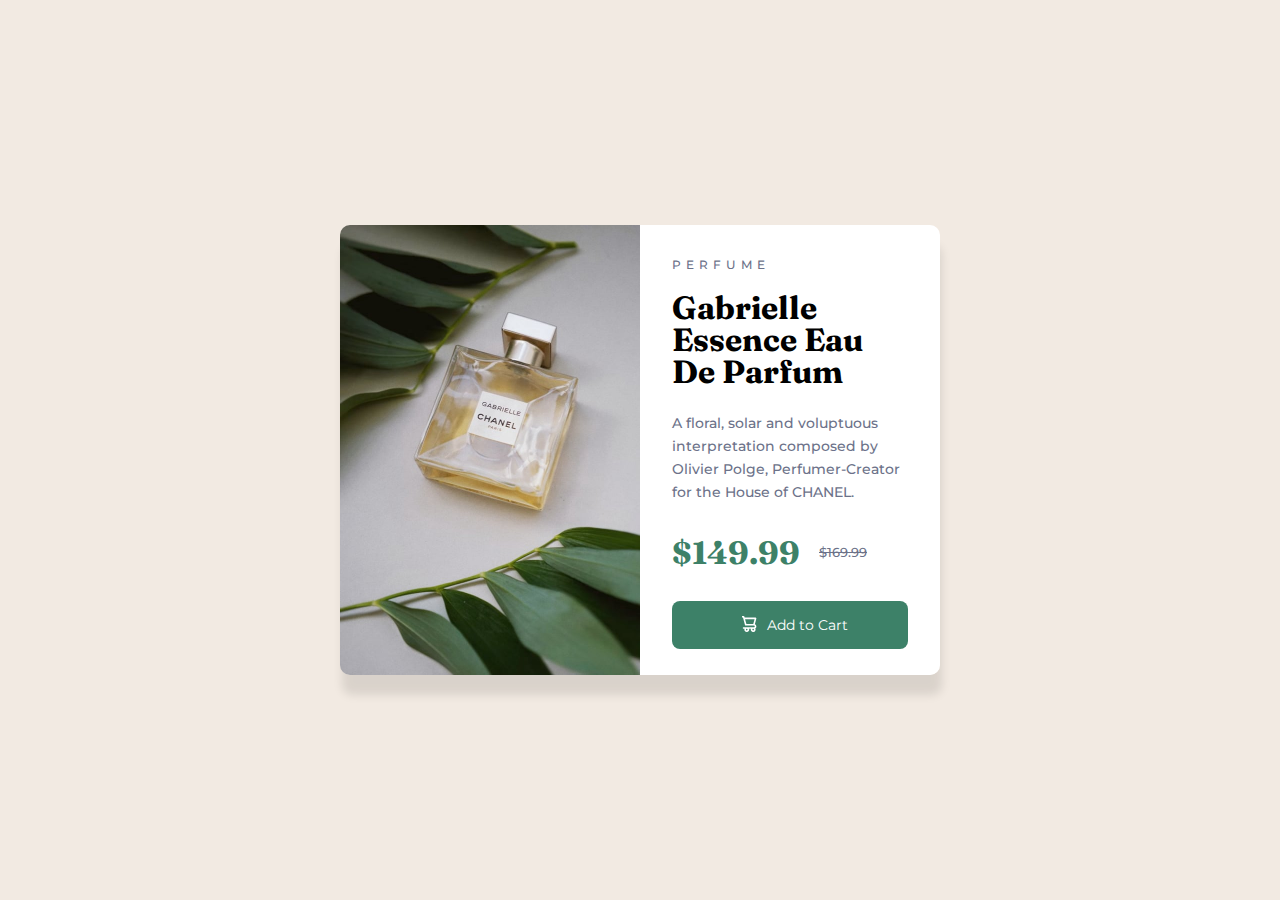
<file: index.html>
<!DOCTYPE html>
<html lang="en">
<head>
  <meta charset="UTF-8">
  <meta name="viewport" content="width=device-width, initial-scale=1.0">

  <link rel="icon" type="image/png" sizes="32x32" href="./images/favicon-32x32.png">
  <link rel="stylesheet" href="style.css">
  <title>Frontend Mentor | Product preview card component</title>

 
</head>
<body>

  <main class="productContainer animable">
    <div class="productImgContainer">
    </div>
    <section class="productInfo"> 
       <div class="contentFormater"> 
        <h2 class="productCategory">PERFUME</h2>
        <h1 class="productTitle">Gabrielle Essence Eau De Parfum</h1>
        <p class="productDescp">A floral, solar and voluptuous interpretation composed by Olivier Polge, 
        Perfumer-Creator for the House of CHANEL.</p>
        <span class="productPromoPrice">$149.99</span> <span class="productPrice"> $169.99</span>
        <button class="addCartButton animable"><svg width="15" height="16" xmlns="http://www.w3.org/2000/svg"><path d="M14.383 10.388a2.397 2.397 0 0 0-1.518-2.222l1.494-5.593a.8.8 0 0 0-.144-.695.8.8 0 0 0-.631-.28H2.637L2.373.591A.8.8 0 0 0 1.598 0H0v1.598h.983l1.982 7.4a.8.8 0 0 0 .799.59h8.222a.8.8 0 0 1 0 1.599H1.598a.8.8 0 1 0 0 1.598h.943a2.397 2.397 0 1 0 4.507 0h1.885a2.397 2.397 0 1 0 4.331-.376 2.397 2.397 0 0 0 1.12-2.021ZM11.26 7.99H4.395L3.068 3.196h9.477L11.26 7.991Zm-6.465 6.392a.8.8 0 1 1 0-1.598.8.8 0 0 1 0 1.598Zm6.393 0a.8.8 0 1 1 0-1.598.8.8 0 0 1 0 1.598Z" fill="#FFF"/></svg> <span>Add to Cart</span></button>
     </div>
    </section>
  </main>

</body>
</html>
</file>
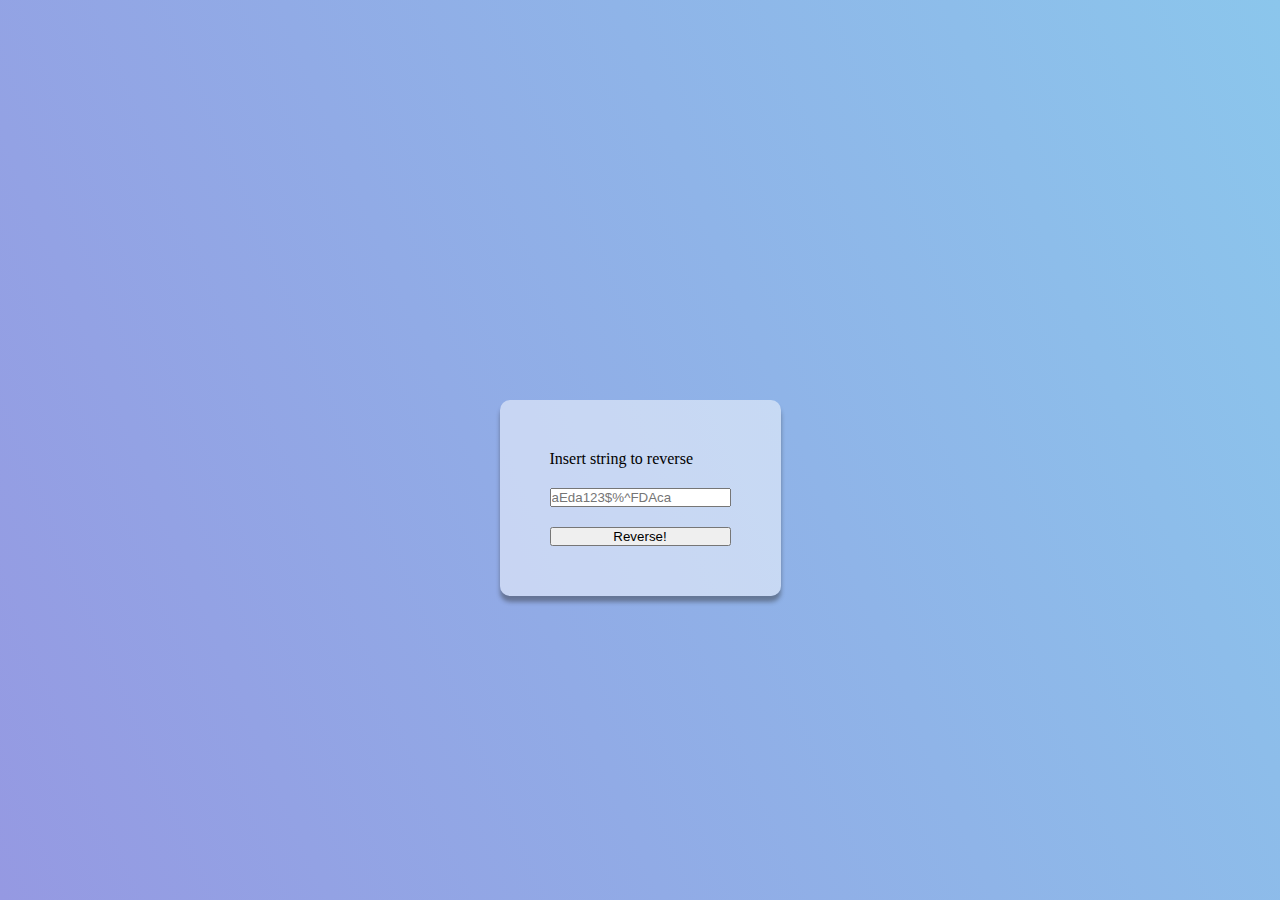
<file: #1/index.html>
<!DOCTYPE html>
<html lang="en">
  <head>
    <meta charset="UTF-8" />
    <meta name="viewport" content="width=device-width, initial-scale=1.0" />
    <title>Document</title>
    <script src="engine.js" defer></script>
    <link rel="stylesheet" href="style.css" />
  </head>
  <body>
    <div id="resultHolder"></div>
    <form action="">
      <label for="stringToCheck">Insert string to reverse</label>
      <input name="stringToCheck" type="text" placeholder="aEda123$%^FDAca" />
      <button>Reverse!</button>
    </form>
  </body>
</html>
</file>
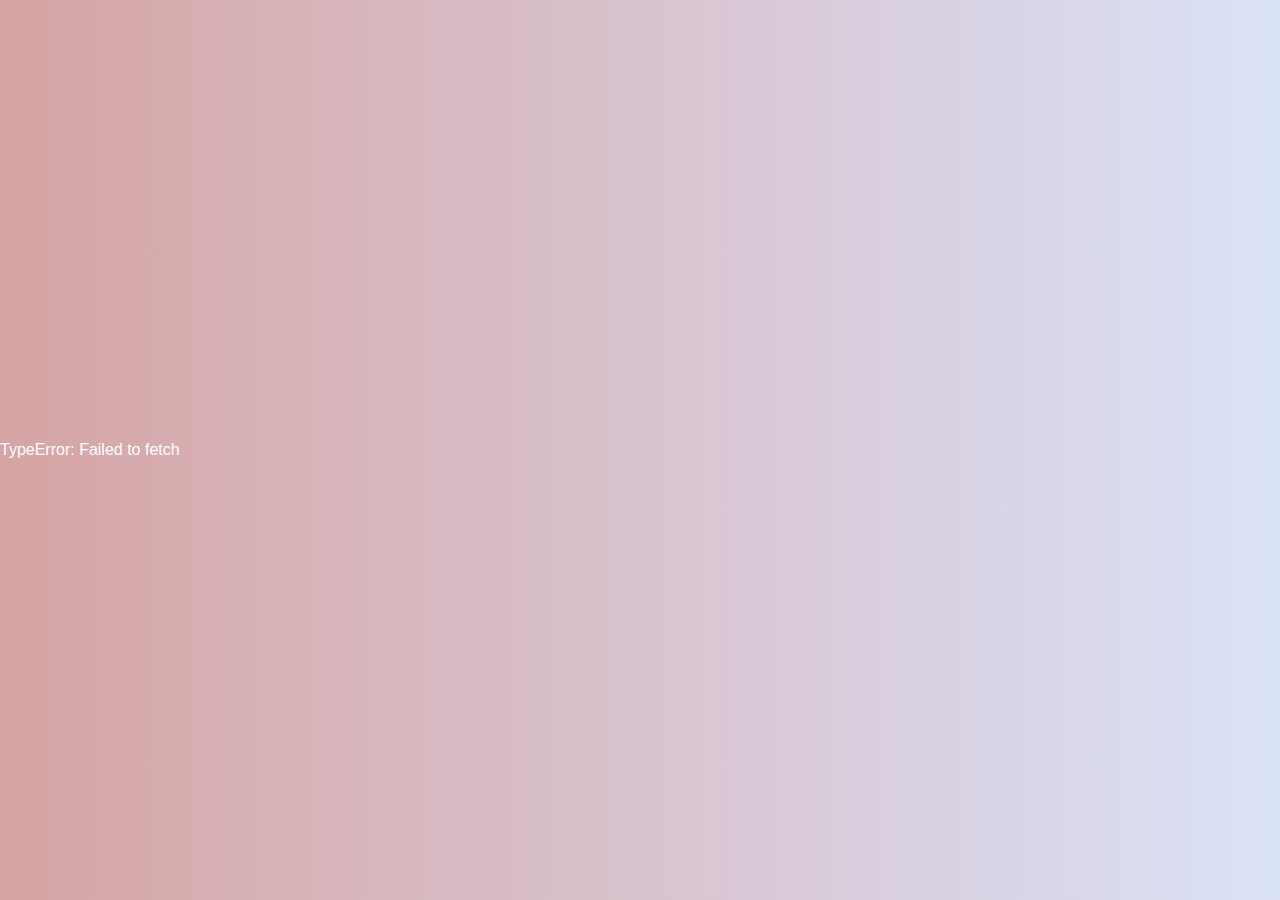
<file: #2/index.html>
<!DOCTYPE html>
<html lang="en">
  <head>
    <meta charset="UTF-8" />
    <meta name="viewport" content="width=device-width, initial-scale=1.0" />
    <title>Prueba tecnica</title>
    <link rel="stylesheet" href="css/main.css" />
    <script src="js/engine.js" defer></script>
  </head>
  <body>
    <main>
     <div id="errMsj"></div>
      <div id="contentHolder" class="wrapper">
       

        
      </div>
    </main>
  </body>
</html>
</file>
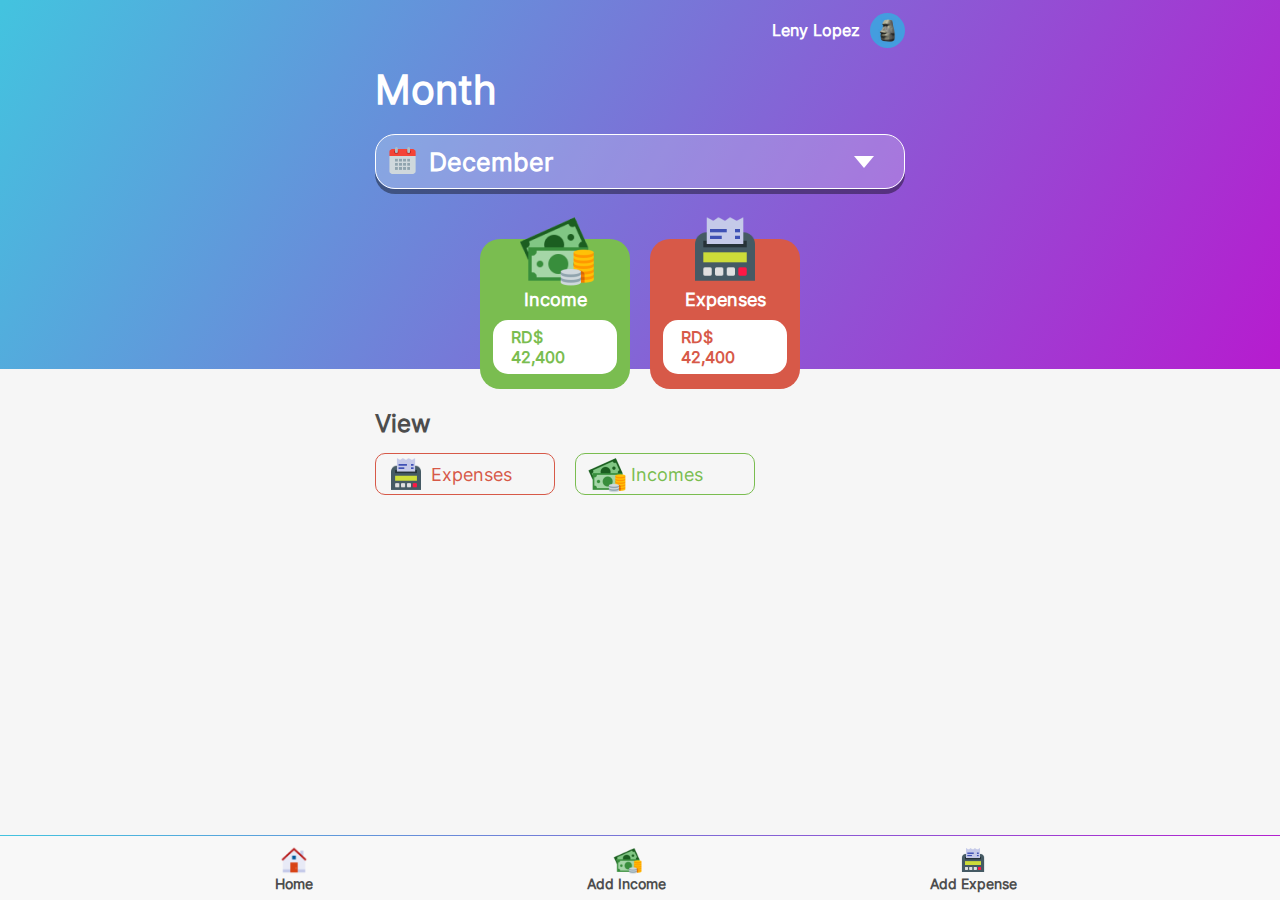
<file: expenseTracker/index.html>
<!DOCTYPE html>
<html lang="en">
<head>
    <meta charset="UTF-8">
    <meta name="viewport" content="width=device-width, initial-scale=1.0">
    <meta name="apple-mobile-web-app-status-bar-style" content="black">
    <meta name="apple-mobile-web-app-capable" content="yes">
    <meta name="theme-color" content="black" />
    <title>ExpenseTracker</title>
    <link rel="stylesheet" href="css/style.css">
    <script defer type="module" src="js/engine.js"></script>
</head>
<body>
    <main class="appWrapper">
        <header class="heroHeader">
            <div class="contentWrapper">
                <!-- set mergedStatusBar in userDetails for mobile -->
                <section class="userDetails">
                    <span class="username">Leny lopez</span>
                    <img class="userProfilePicture" src="assets/profilePicture/defaultPicture.jpg" alt="User picture">
                </section>

                <h1 class="mainTitle">Month</h1>
                
                <div class="dropDown">
                    <img src="assets/icons/calendarNormal.png" alt="">
                    <div class="defaultItem">December</div>
                    <div class="arrow"></div>
                </div>

                <!-- <div class="dropDown">
                    <img src="assets/categoriesIcons/uberEats.png" alt="">
                    <div class="defaultItem">Uber Eats</div>
                    <div class="arrow"></div>
                </div>
                
                <div class="createNewCategoryWidget">
                    <h4 class="widgetSubtitle">want to be more specific?</h4>
                    <button class="createNewCategory widgetButton">+ Create new category</button>
                </div> -->

                <!-- <div class="manageCategoryWidget">
                    
                    <button class="widgetButtonMain widgetButton">📝 Create new category</button>
                    <button class="widgetButtonMain widgetButton">✍️ Edit Existing category</button>
                </div> -->

                <div class="widgetContainer">
            
                    <div class="totalWidget totalIncomeWidget">
                        <img src="assets/icons/income.png" alt="">
                        <h3 class="widgetTitle">Income</h3>
                        <div class="widgetAmount">RD$ 42,400</div>
                    </div>

                    <div class="totalWidget totalExpenseWidget">
                        <img src="assets/icons/expense.png" alt="">
                        <h3 class="widgetTitle">Expenses</h3>
                        <div class="widgetAmount">RD$ 42,400</div>
                    </div>

                    <!-- <div class="summaryWidget">
                        <div class="widgetIconSection">
                            <img class="widgetIcon" src="assets/icons/calendarMonth.png" alt="">
                        </div>
                        <div class="widgetContent">
                            <h3 class="widgetSubtitle">DECEMBER</h3>
                            <h2 class="widgetTitle">24</h2>
                            <div class="dataDisplayContainer">
                                <div class="dataDisplay incomeSection">12500</div>
                                <div class="dataDisplay expenseSection">14500</div>
                            </div>
                            
                        </div>
                        
                    </div>
                    <div class="summaryWidget">
                        <div class="widgetIconSection">
                            <img class="widgetIcon" src="assets/icons/calendarNormal.png" alt="">
                        </div>
                        <div class="widgetContent">
                            <h3 class="widgetSubtitle">THIS YEAR</h3>
                            <h2 class="yearData widgetTitle">2023</h2>
                            <div class="dataDisplayContainer">
                                <div class="dataDisplay incomeSection">12500</div>
                                <div class="dataDisplay expenseSection">14500</div>
                            </div>
                        </div>
                    </div> -->
                    
                </div>
            </div>
        </header>
        <section class="content">
            <div class="contentWrapper">

                <!-- <span class="subtext">Preview</span>
                <div class="formTitleContainer">
                    <img src="assets/categoriesIcons/uberEats.png" alt="">
                    <span class="formTitle">
                        Uber Eat
                    </span>
                    <button class="addExpense categoryButton">Save</button>
                </div>
                
                <form class="defaultForm" action="">
                    <label class="defaultLabel" for="">Category Name</label>
                    <input class="defaultInput" type="text" placeholder=""></input>
                    <label class="defaultLabel" for="">Icon</label>
                    <input class="defaultInput" type="text" placeholder=""></input>
                    <div class="iconBox">
                        <img src="assets/categoriesIcons/pedidosYa.png" alt="">
                        <img src="assets/categoriesIcons/didiFood.png" alt="">
                        <img class="selected" src="assets/categoriesIcons/uberEats.png" alt="">
                        <img src="assets/categoriesIcons/didiFood.png" alt="">
                        <img src="assets/categoriesIcons/pedidosYa.png" alt="">
                        <img src="assets/categoriesIcons/uberEats.png" alt="">
                        
                    </div>
                </form> -->

                <!-- <div class="addIncomeExpenseTitleContainer">
                    <img src="assets/categoriesIcons/uberEats.png" alt="">
                    <span class="addIncomeExpenseTitle">
                        Uber Eats
                    </span>
                </div>
                <form class="expenseIncomeForm" action="">
                    <label class="expenseIncomeLabel" for="">Description</label>
                    <input class="expenseIncomeInput" type="text" placeholder=""></input>
                    <label class="expenseIncomeLabel" for="">Amount spent</label>
                    <input class="expenseIncomeInput" type="text" placeholder=""></input>
                    <label class="expenseIncomeLabel" for="">Date</label>
                    <input class="expenseIncomeInput inputDate" type="date" placeholder=""></input>
                    <button class="addExpense expenseIncomeButton"><img src="assets/icons/expense.png" alt="">Add Expense</button>
                </form> -->


                <h2 class="buttonTitle">View</h2>
                <div class="categoryButtonContainer">
                    <button class="btn expenseColor categoryButton"><img src="assets/icons/expense.png" alt="">Expenses</button>
                    <button class="btn incomeColor categoryButton"><img src="assets/icons/income.png" alt="">Incomes</button>
                </div>

                <article class="categoryDetails">

                    <section class="categoryDetailsTopBar">
                        <h2 class="categoryTitle expenseColor">Expenses Details</h2>
                        <button class="btn edit"><img src="assets/icons/expense.png" alt=""><span>Edit</span></button>
                    </section>

                    <section class="categoryDetailsContent">

                        <div class="categoryTitleContainer">
                            <h3 class="categoryTitle">🌿Grass</h3>
                            <span class="categoryTotalAmount">RD$ 13,500</span>
                        </div>
                        <div class="categoryDetailsItem">
                            <h4 class="categoryDetailsItemTitle">Orquidea<span class="categoryDetailsItemDate">24/12/23</span></h4>
                            <span class="categoryDetailsItemAmount">RD$ 6500</span>
                        </div>
                        <div class="categoryDetailsItem">
                            <h4 class="categoryDetailsItemTitle">Pescado en la playa de sosua ultimo dia<span class="categoryDetailsItemDate">24/12/23</span></h4>
                            <span class="categoryDetailsItemAmount">RD$ 12500</span>
                        </div>
                        <div class="categoryDetailsItem">
                            <h4 class="categoryDetailsItemTitle">Tilo<span class="categoryDetailsItemDate">24/12/23</span></h4>
                            <span class="categoryDetailsItemAmount">RD$ 6500</span>
                        </div>
                        
                        <div class="progressBarContainer">
                            <div class="progressBarTitle"><span>!</span> This expense represent the 60% of your income</div>
                            <div class="progressBar">
                                <div class="innerBar expenseColor"></div>
                            </div>
                        </div>
                    </section>

                    <section class="categoryDetailsContent">

                        <div class="categoryTitleContainer">
                            <h3 class="categoryTitle">🪩Nigth Out</h3>
                            <span class="categoryTotalAmount">RD$ 23,500</span>
                        </div>
                        <div class="categoryDetailsItem">
                            <h4 class="categoryDetailsItemTitle">🕺Lovera<span class="categoryDetailsItemDate">24/12/23</span></h4>
                            <span class="categoryDetailsItemAmount">RD$ 8500</span>
                        </div>
                        <div class="categoryDetailsItem">
                            <h4 class="categoryDetailsItemTitle">🥃Hang over rock bar and cafe<span class="categoryDetailsItemDate">24/12/23</span></h4>
                            <span class="categoryDetailsItemAmount">RD$ 12500</span>
                        </div>
                        <div class="categoryDetailsItem">
                            <h4 class="categoryDetailsItemTitle">🍺Pinta beer<span class="categoryDetailsItemDate">24/12/23</span></h4>
                            <span class="categoryDetailsItemAmount">RD$ 6500</span>
                        </div>
                        
                        <div class="progressBarContainer">
                            <div class="progressBarTitle"><span>!</span> This expense represent the 60% of your income</div>
                            <div class="progressBar">
                                <div class="innerBar expenseColor"></div>
                            </div>
                        </div>
                    </section>

                </article>

            </div>
        </section>
    </main>
    <article class="appMenu">
        <section class="menuSection">
            <div id="home" class="menuItem">
                <img class="menuItemIcon" src="assets/icons/home.png" alt="">
                <span class="menuItemLabel">Home</span>
            </div>
            <div id="addIncome" class="menuItem">
                <img class="menuItemIcon" src="assets/icons/income.png" alt="">
                <span class="menuItemLabel">Add Income</span>
            </div>
            <div id="addExpense" class="menuItem">
                <img class="menuItemIcon" src="assets/icons/expense.png" alt="">
                <span class="menuItemLabel">Add Expense</span>
            </div>
        </section>
</article>
</body>
</html>
</file>
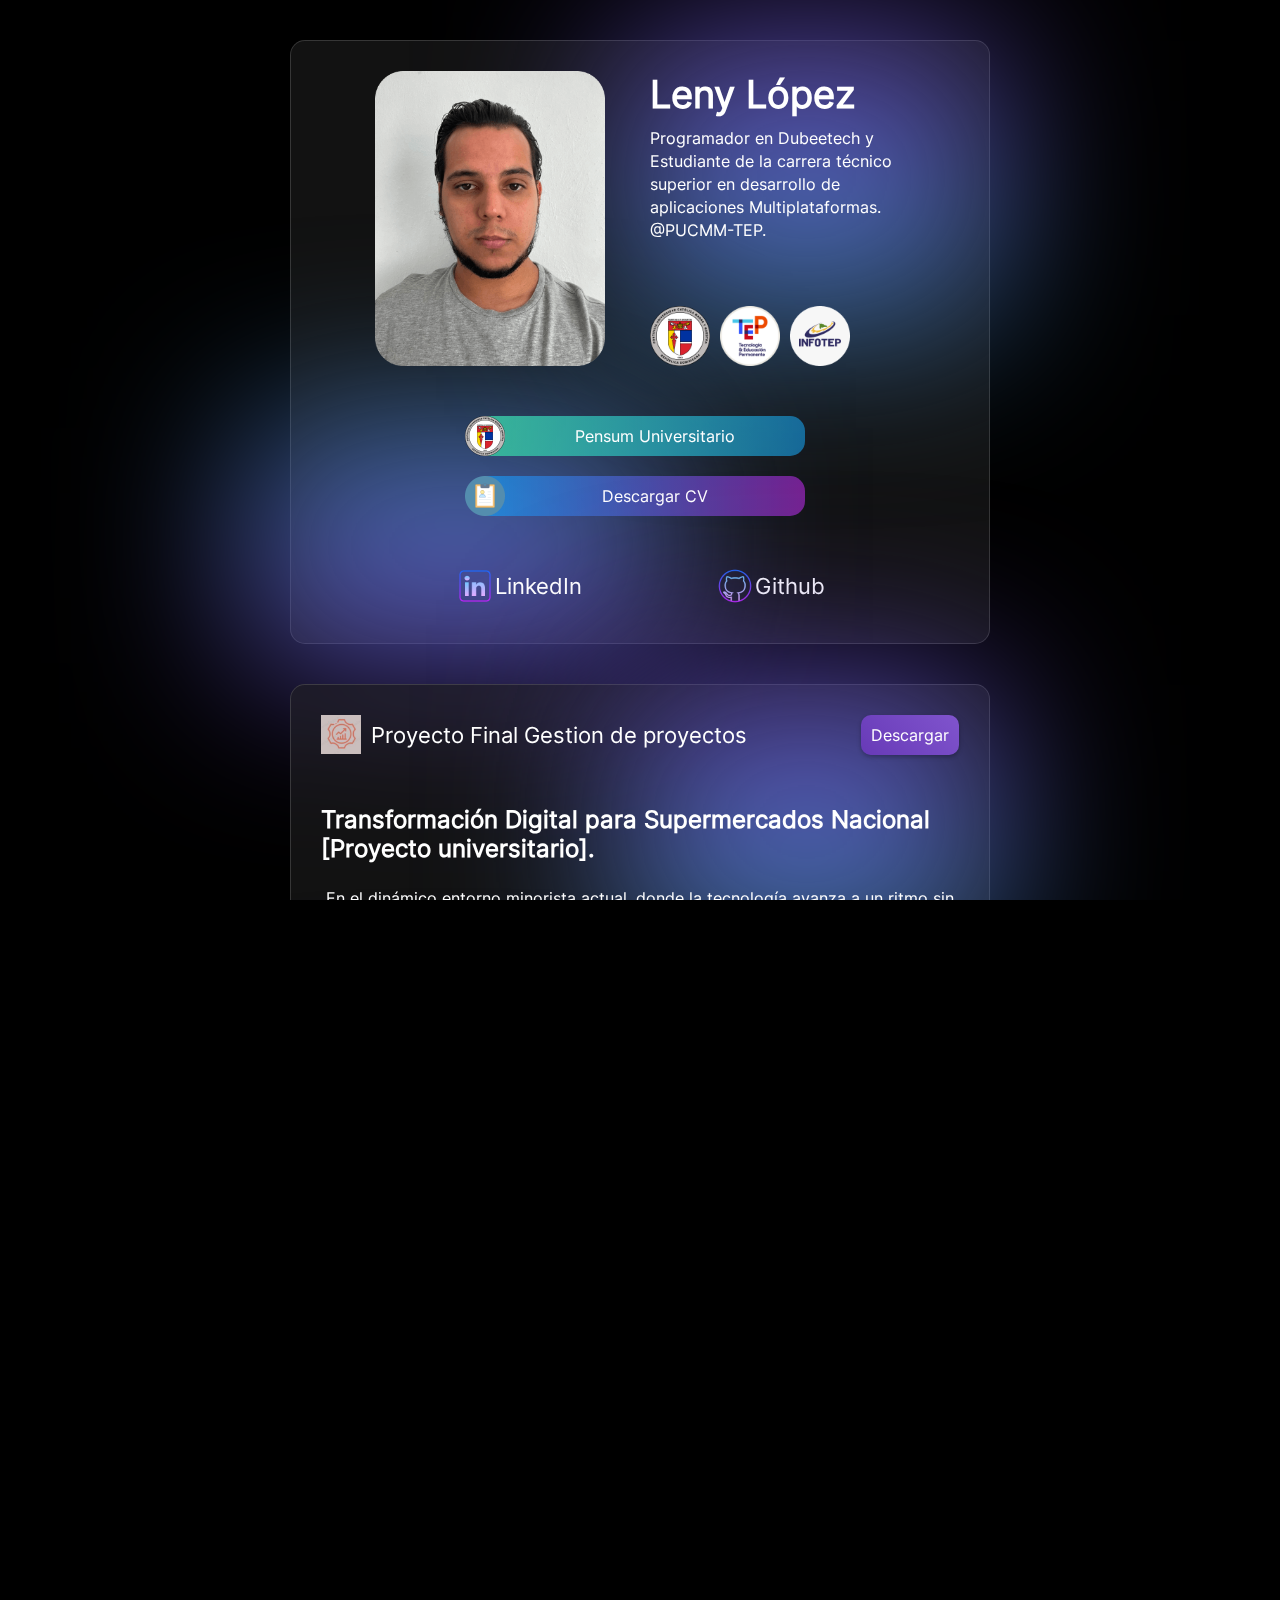
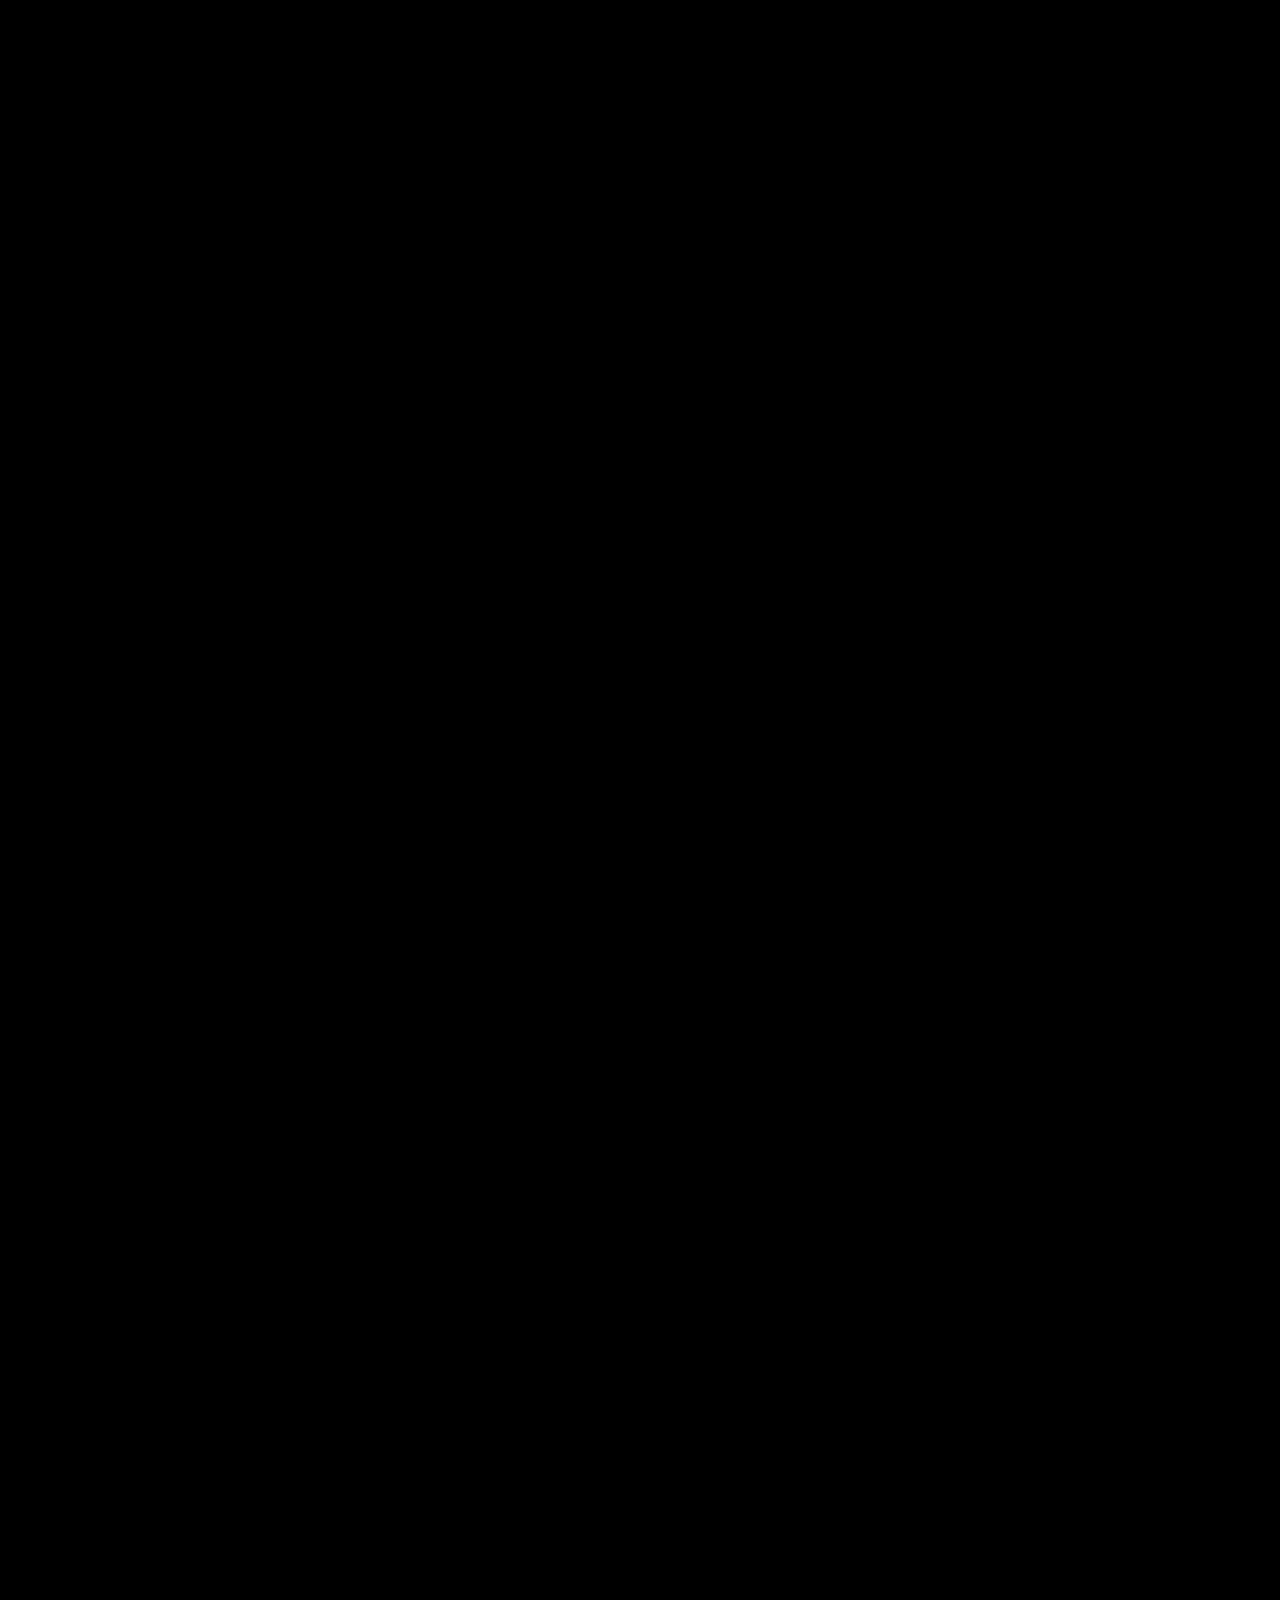
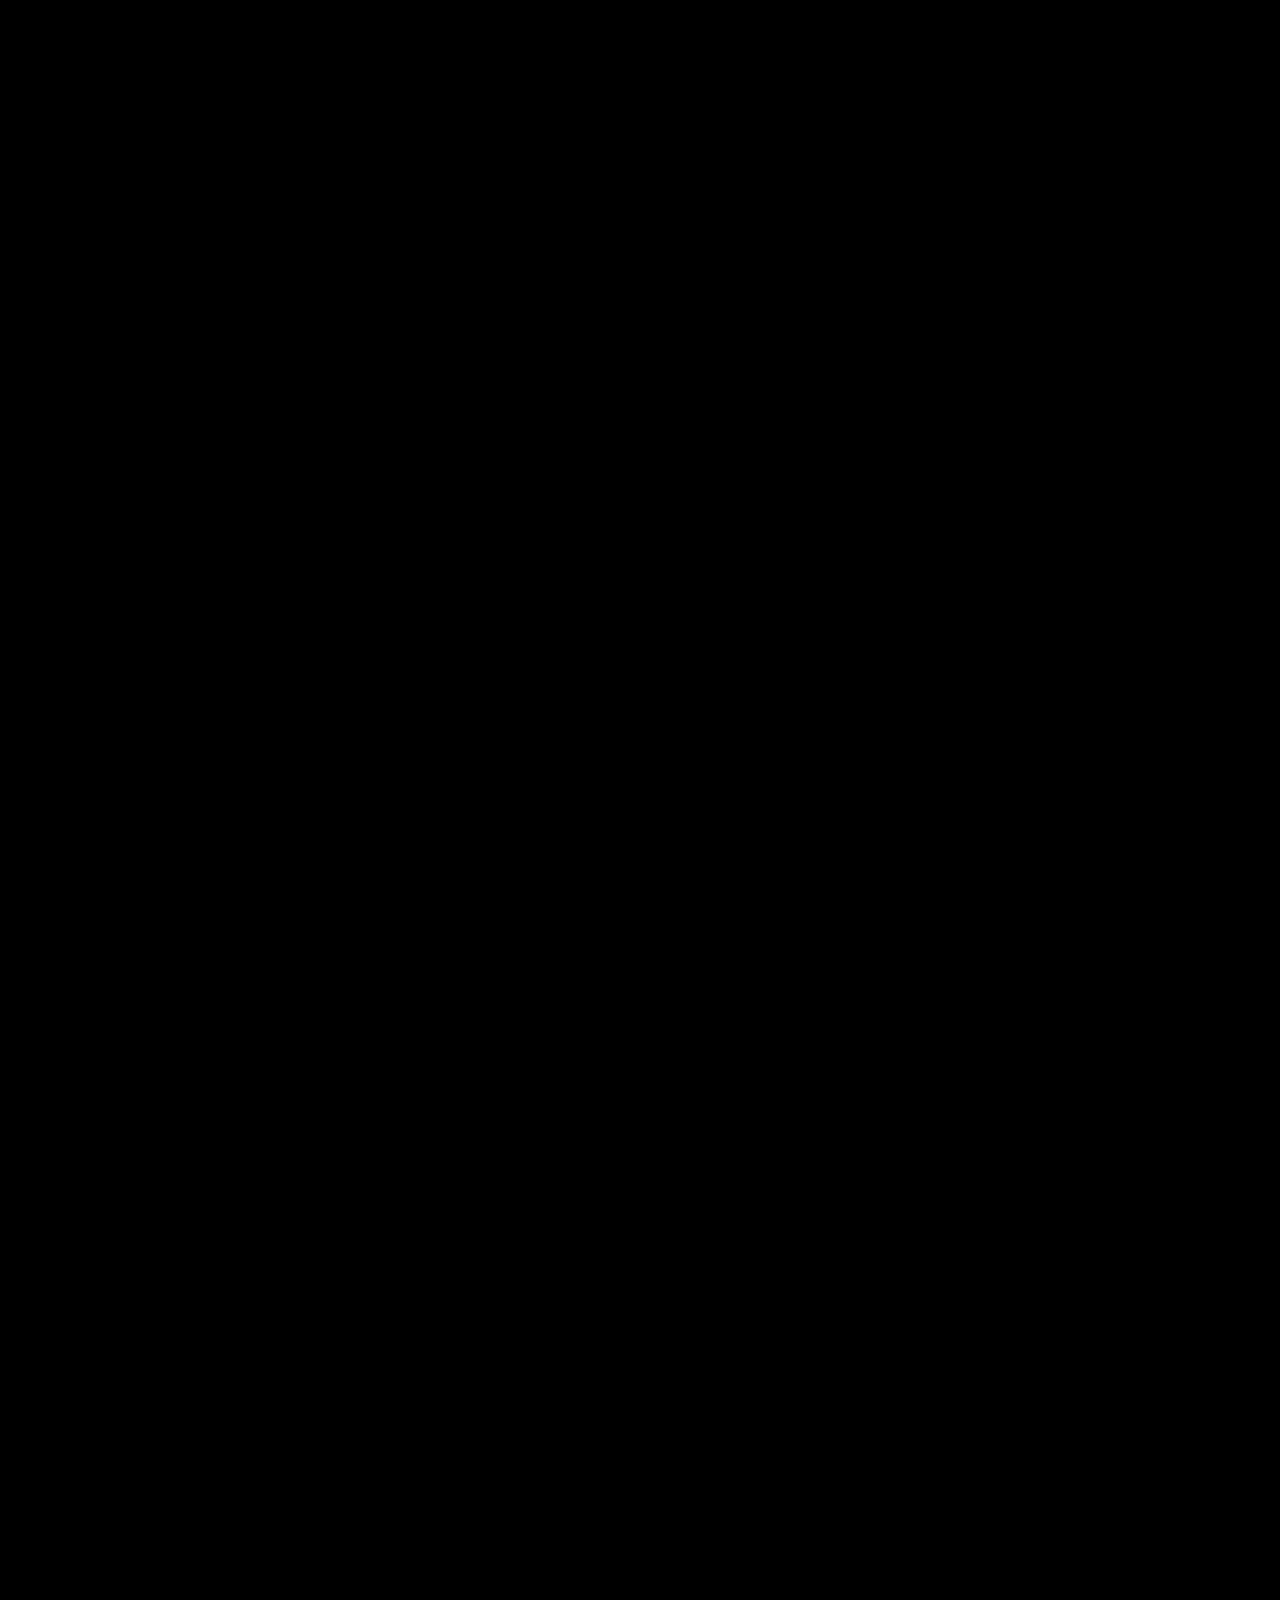
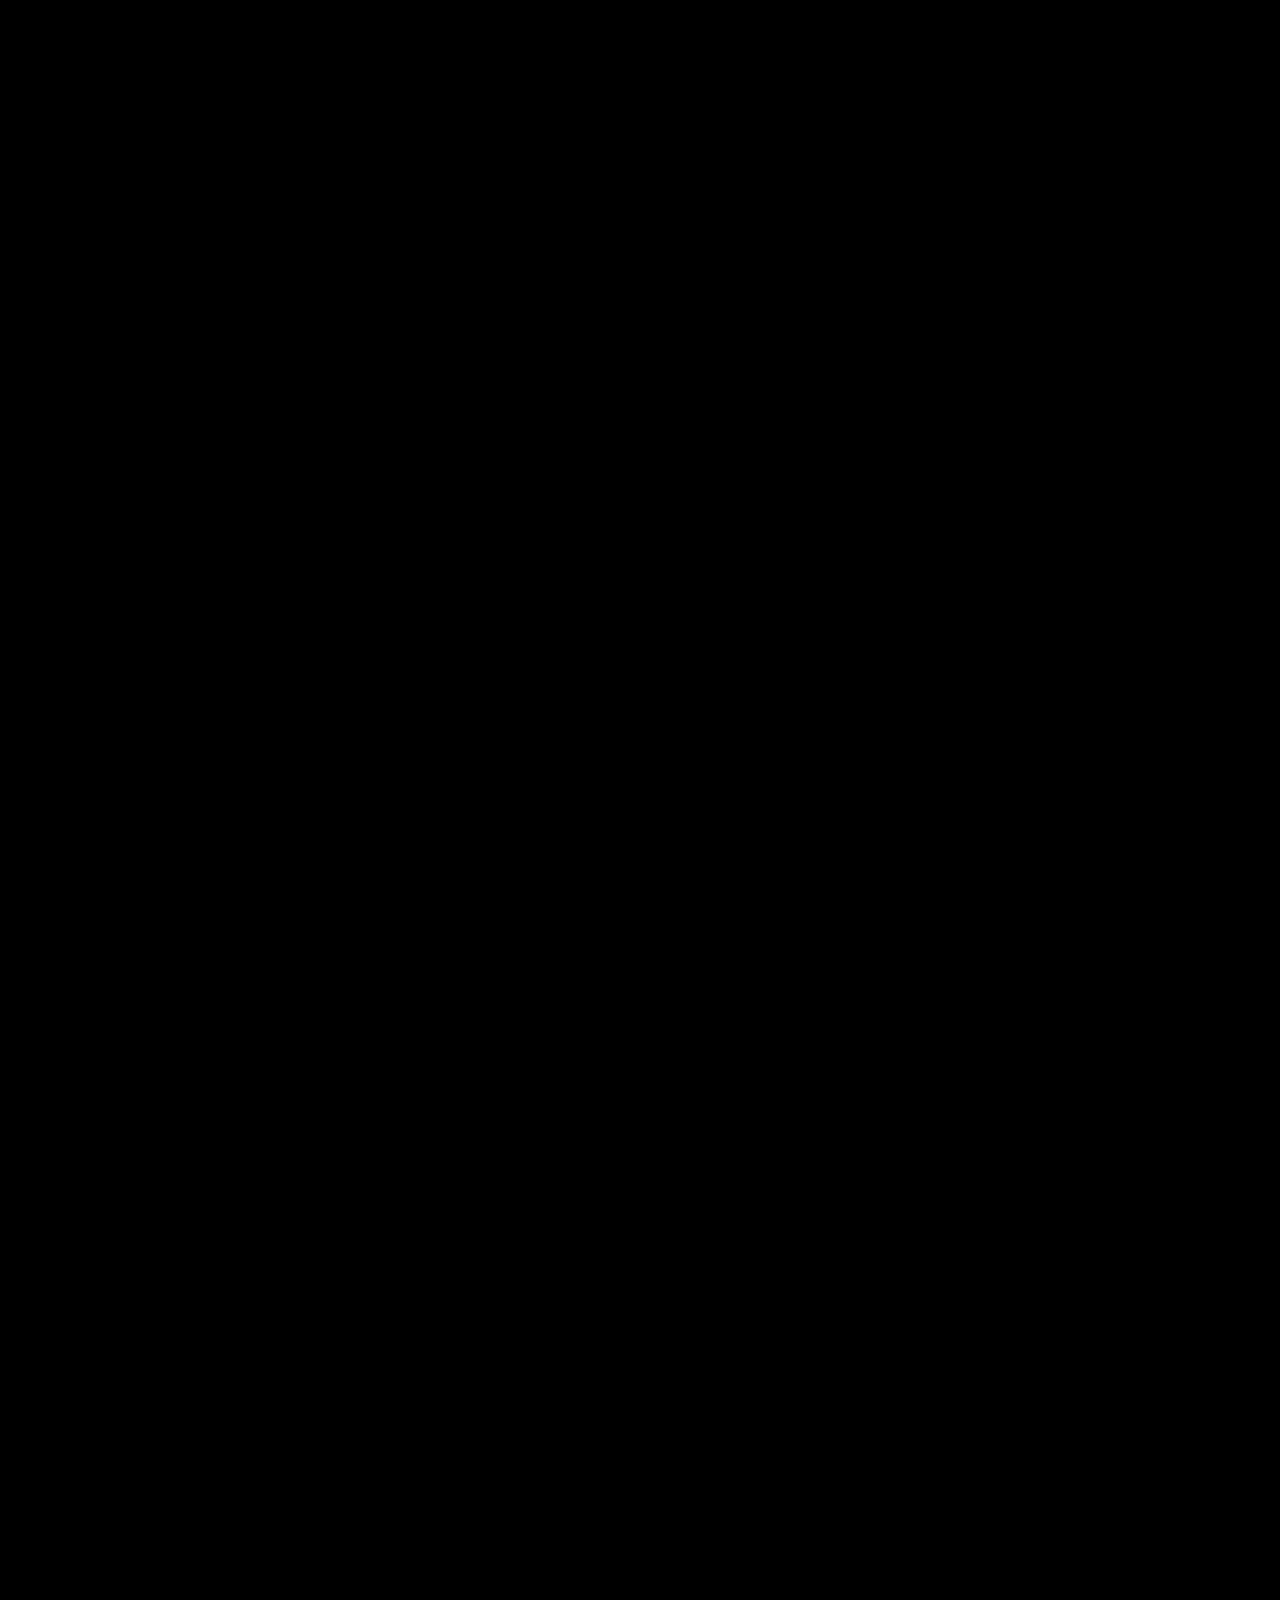
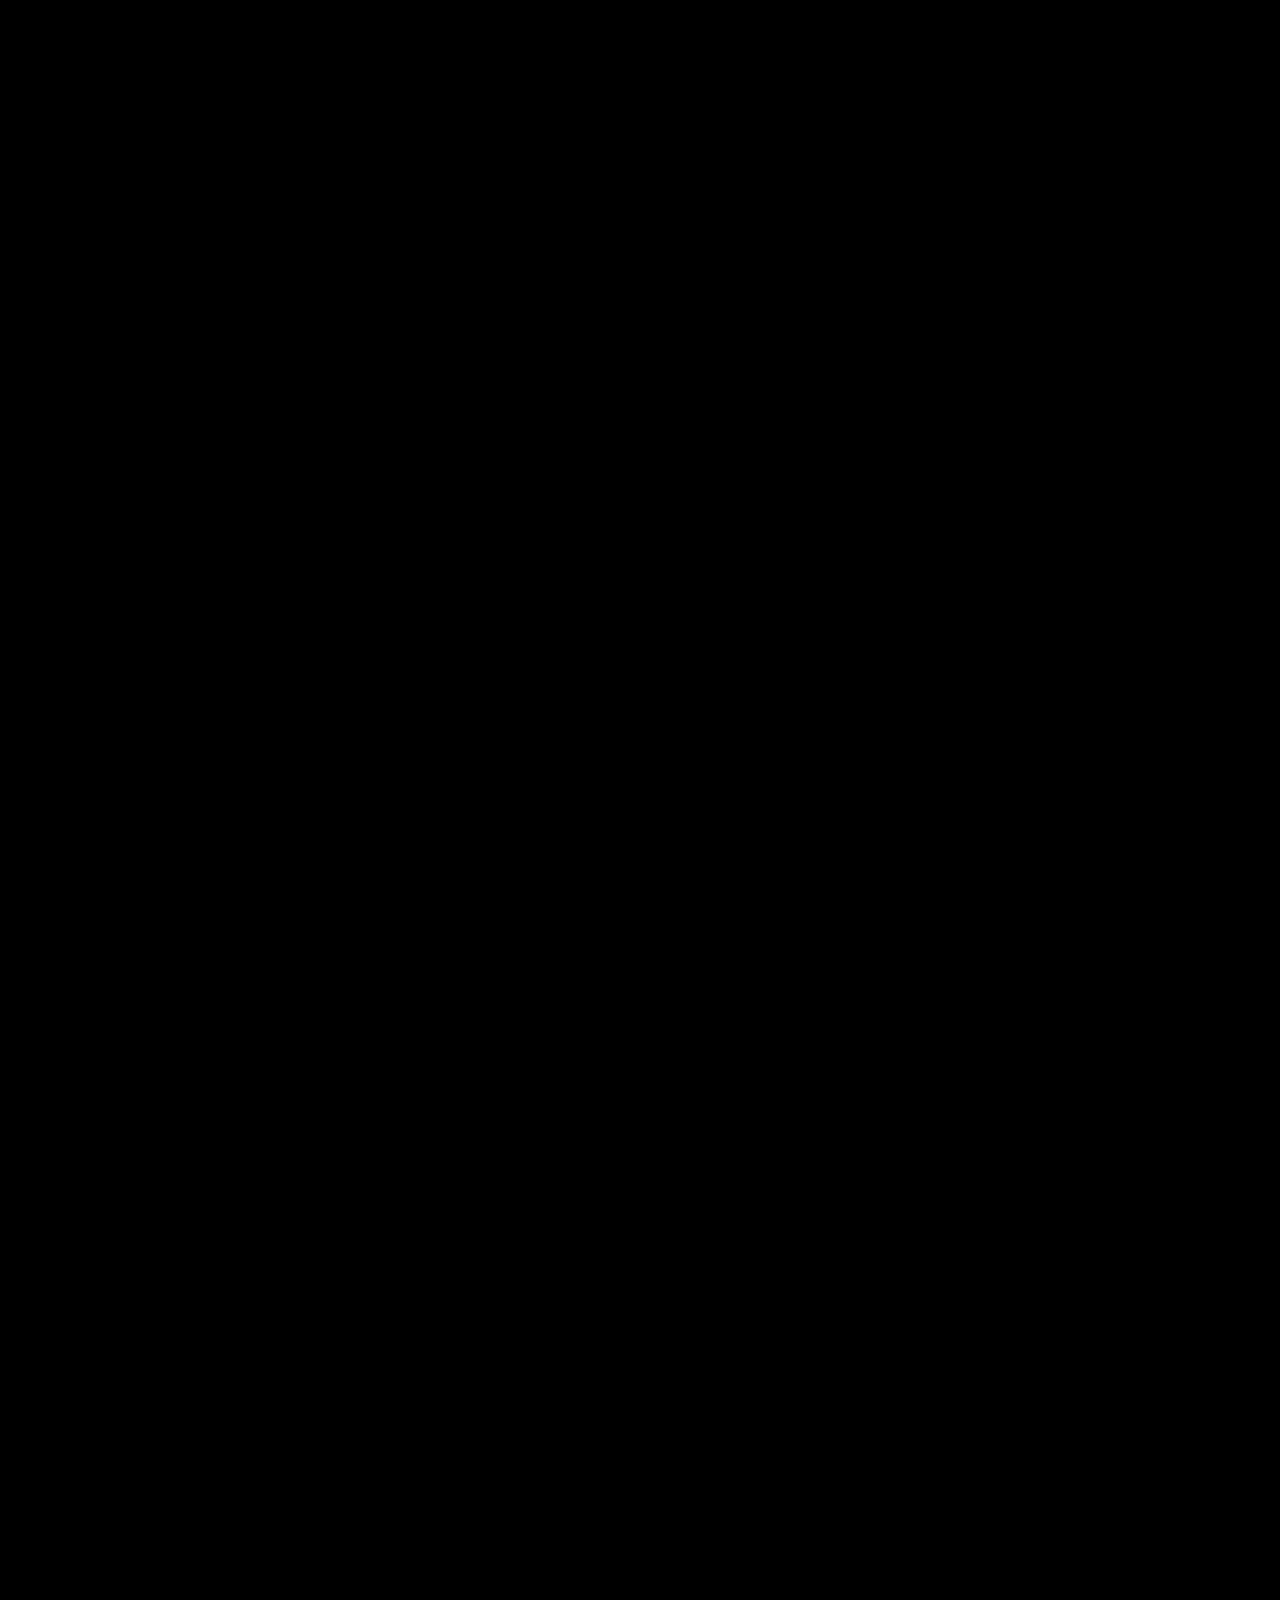
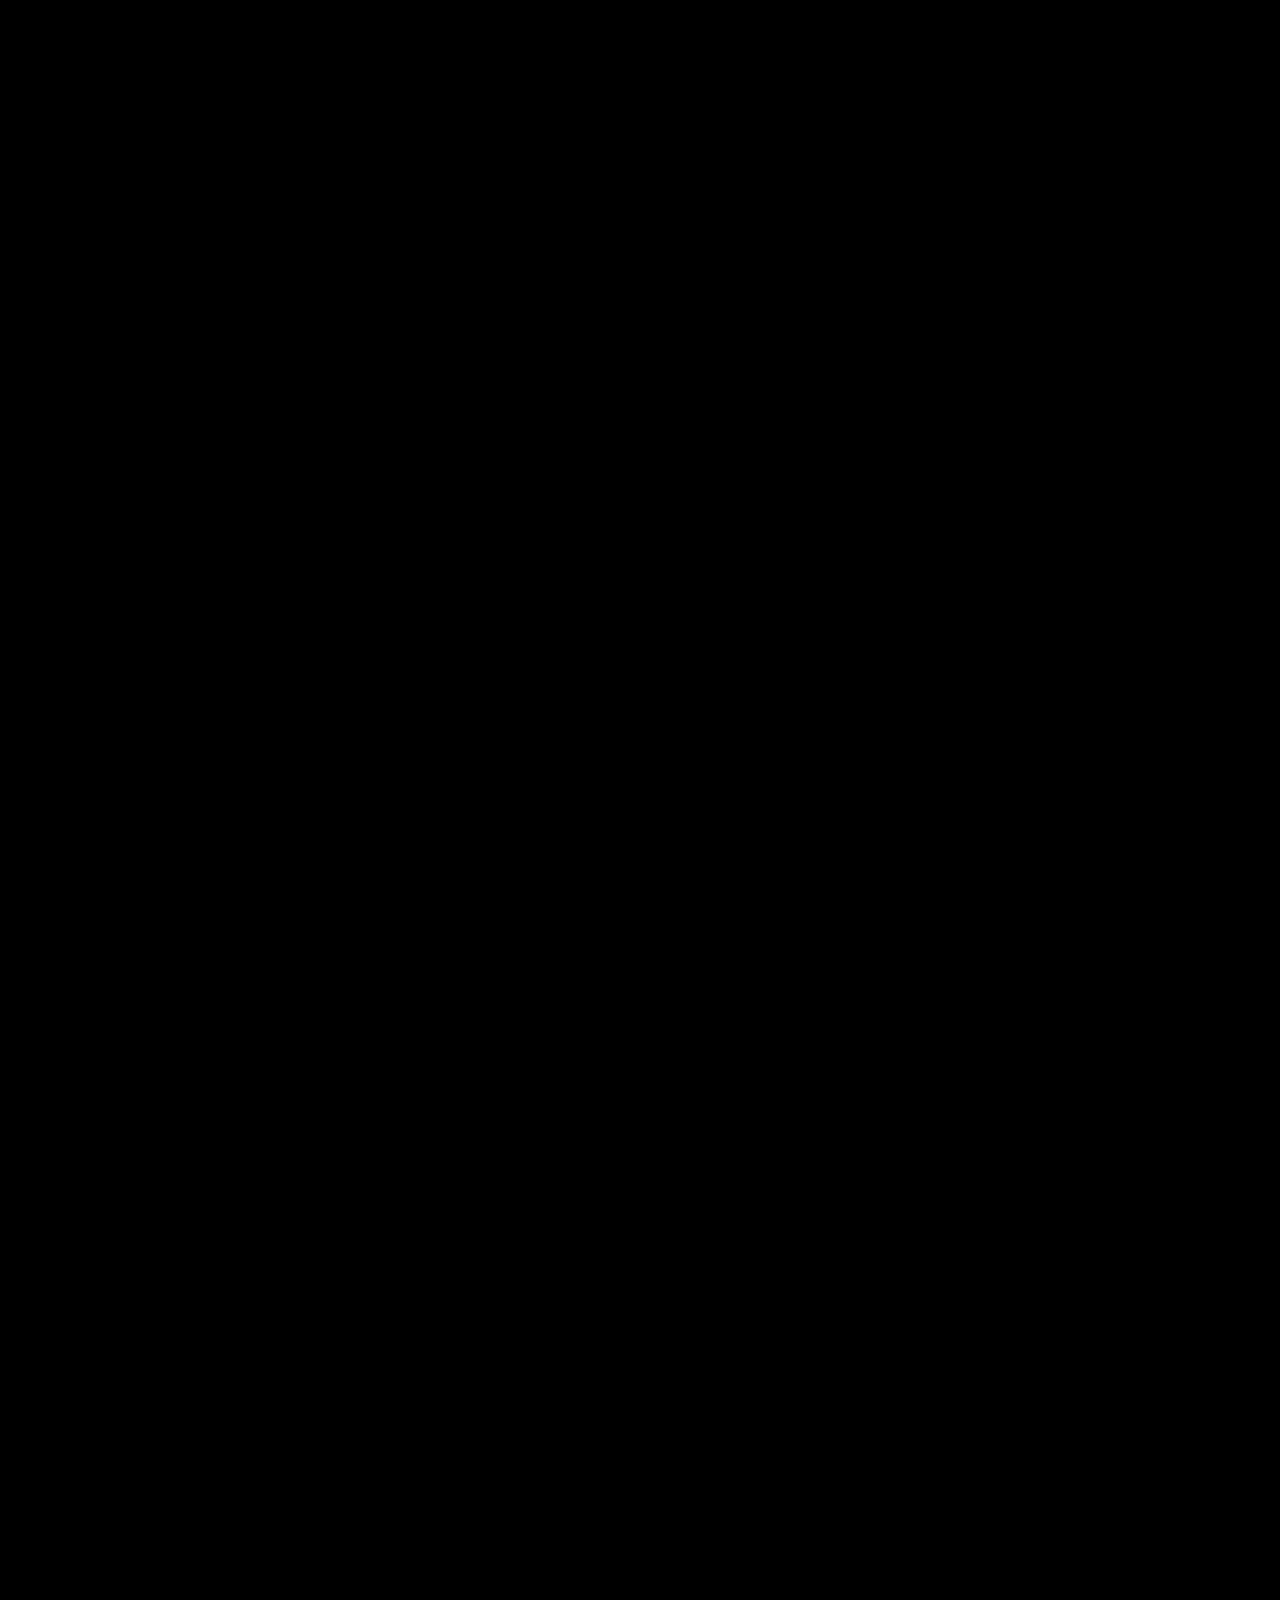
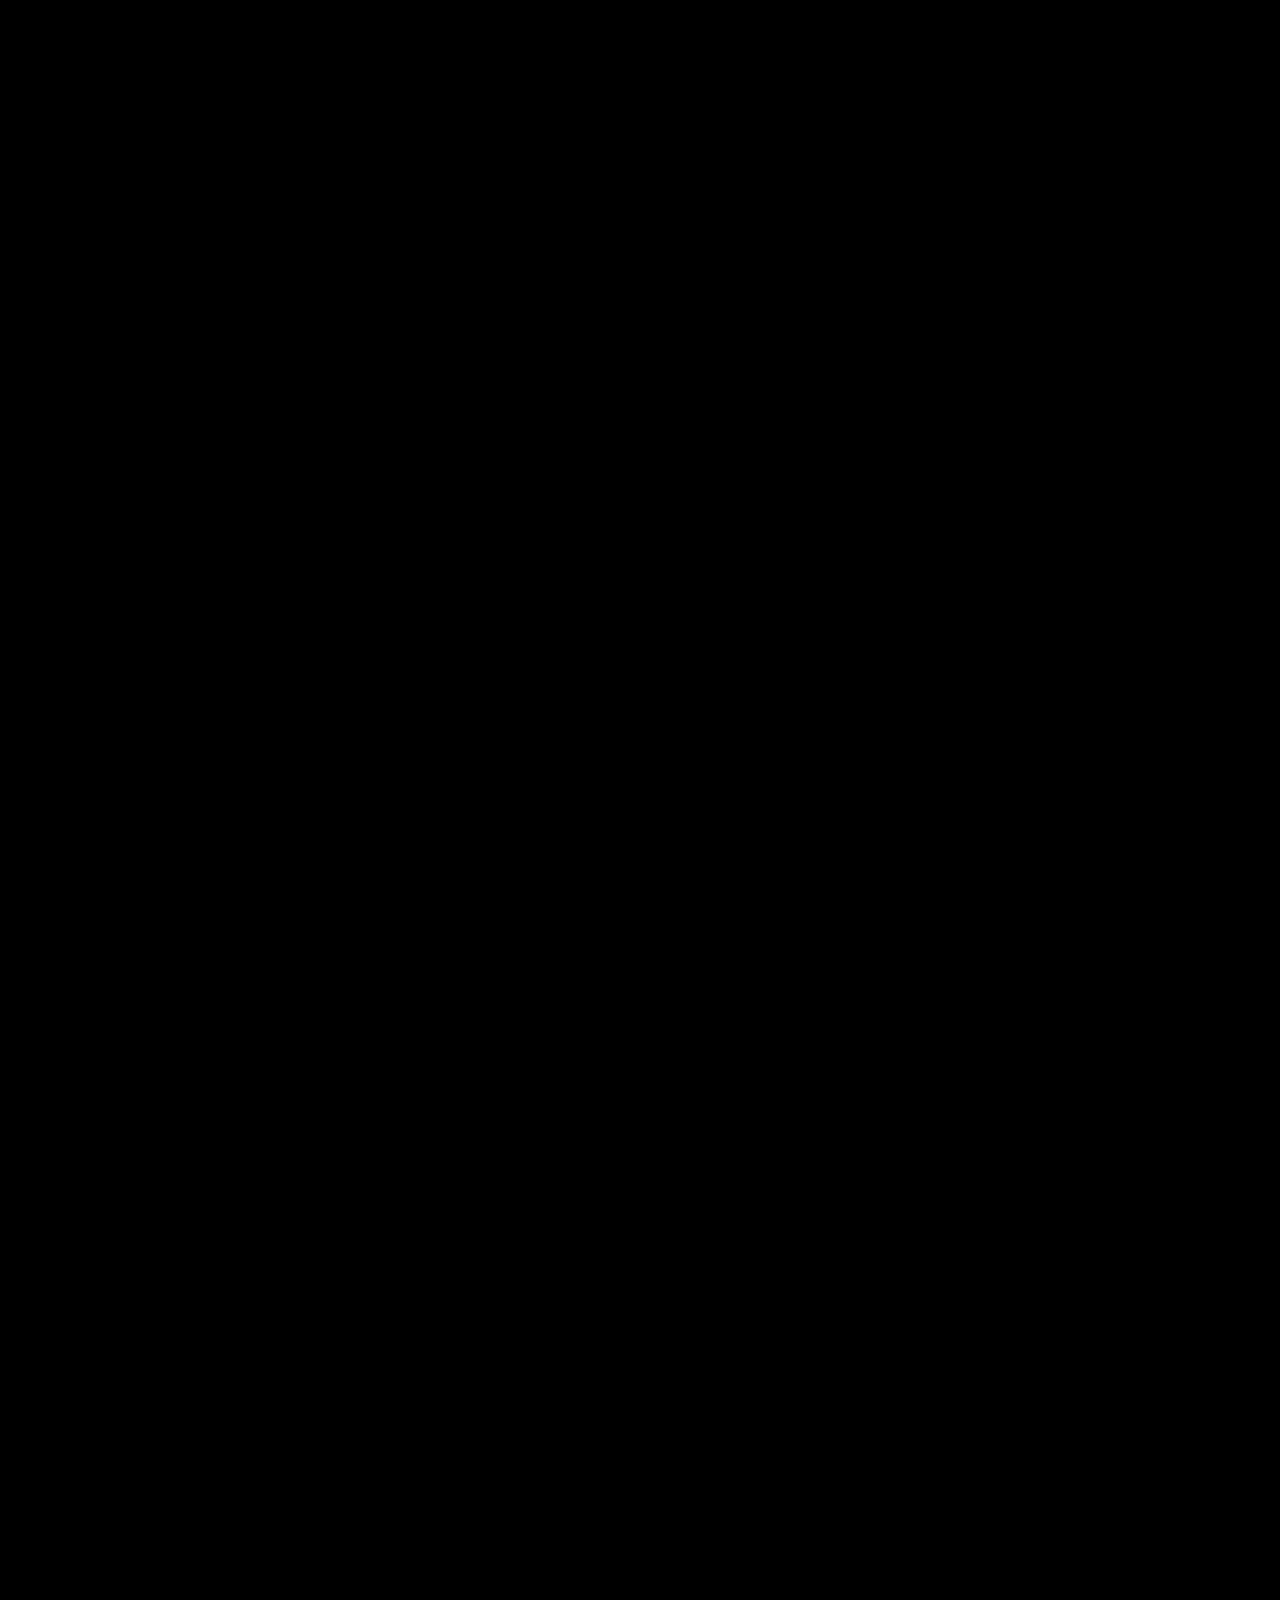
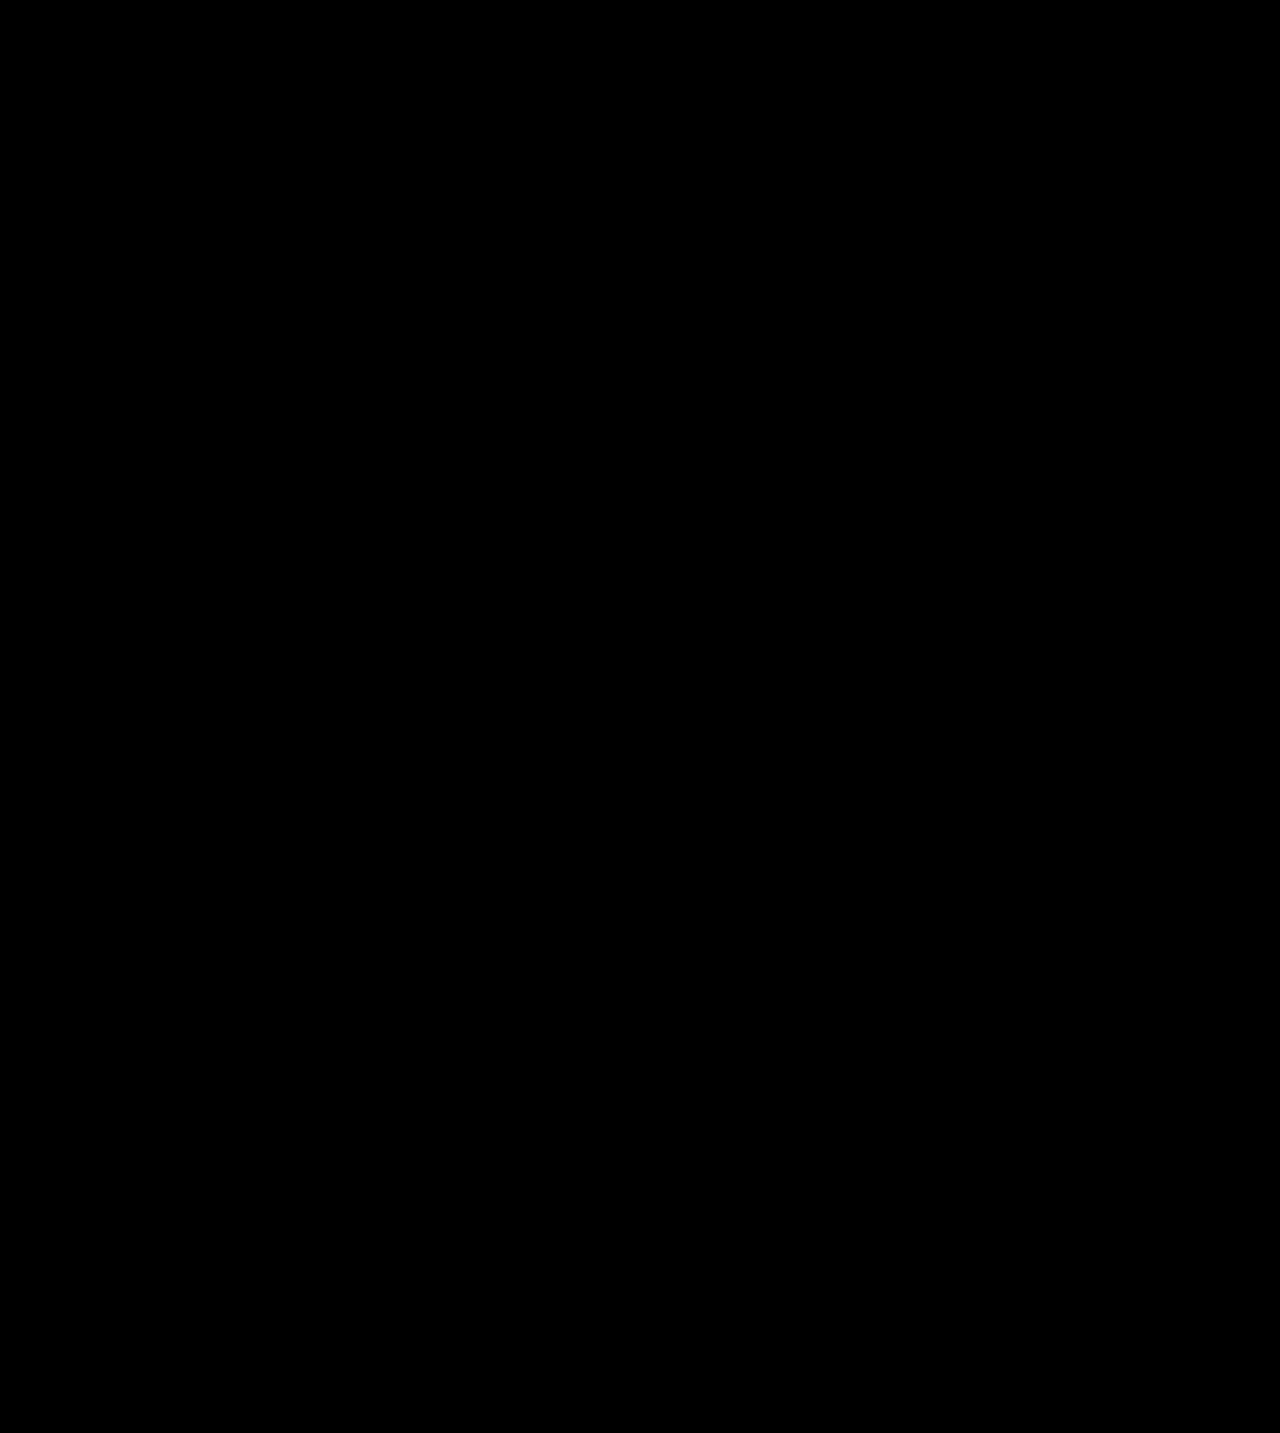
<file: journey/index.html>
<!DOCTYPE html>
<html lang="es">

<head>
    <meta charset="UTF-8">
    <meta name="viewport" content="width=device-width, initial-scale=1.0, maximum-scale=1.0, user-scalable=no" />
    <title>PersonalJourney</title>
    <meta name="description" content="website of my personal journey in the world as a developer.">
    <meta name="keywords" content="html,css,js,figma,portfolio">
    <meta property="og:image" content="assets/thumbnail/thumbnail.jpg">
    <meta property="og:title" content="Journey as a developer">
    <meta property="og:description" content="Recopilación de proyectos y dieseños de aplicaciones modernas">
    <meta property="og:url" content="https://lenylopez19.github.io/journey/">
    <meta property="og:type" content="website">
    <meta property="og:site_name" content="PersonalJourney">
    <link rel="icon" href="assets/favicon/favico.ico" type="image/x-icon">
    <link rel="stylesheet" href="css/style.css">
    <script src="js/engine.js" defer></script>
</head>

<body>
    <header>
        <div class="wrapper">
            <article class="infoWidget">
                <section class="infoSection">
                    <img class="profilePicture" src="assets/profilePicture/prof1.png" alt="people picture">
                    <section class="personDetails">
                        <h1 class="name">Leny López</h1>
                        <p class="description">Programador en Dubeetech y Estudiante de la carrera técnico superior en
                            desarrollo de aplicaciones
                            Multiplataformas. @PUCMM-TEP.</p>
                        <div class="logosContainer">
                            <img src="assets/logos/pucmmLogo.png" alt="PUCMM">
                            <img src="assets/logos/tepLogo.png" alt="TEP">
                            <img src="assets/logos/infotepLogo.png" alt="INFOTEP">
                        </div>
                    </section>
                </section>
                <section class="resources">
                    <a id="pensum"
                        href="https://tep.pucmm.edu.do/Documents/Programas_Tecnico_Superior/Pensum%20-%20Desarrollo%20de%20Apps.pdf"
                        target="_blank" class="button hoverable"><img src="assets/logos/pucmmLogo.png"
                            alt="PUCMM icon"><span>Pensum Universitario</span></a>
                    <a id="cv" href="assets/cv/cv.pdf" target="_blank" class="button hoverable"><img
                            src="assets/icons/cvIcon.png" alt="CV icon"><span>Descargar CV</span></a>
                </section>
                <section class="social">
                    <a href="https://do.linkedin.com/in/lenylopez" class="button hoverable" target="_blank"><img
                            src="assets/icons/linkedin.png" alt="linkedIn Icon">LinkedIn</a>
                    <a href="https://github.com/lenylopez19" class="button hoverable" target="_blank"><img
                            src="assets/icons/github.png" alt="Github Icon">Github</a>
                </section>
            </article>
        </div>
    </header>

    <div class="wrapper">

        <section data-projectId="11" class="projectCard infoWidget">

            <section class="subSectionTitleContainer">
                <img class="projectLogo" src="assets/icons/final.png" alt="expenseTracker icon">
                <h3 class="projectName">Proyecto Final Gestion de proyectos</h3>
                <a href="./assets/proyectoFinal/final.pdf" target="_blank" class="projectButton hoverable code">
                    Descargar </a>
            </section>

            <section class="projectDescription">
                <h2>Transformación Digital para Supermercados Nacional [Proyecto universitario].</h2>
                <p>
                    En el dinámico entorno minorista actual, donde la tecnología avanza a un ritmo sin
                    precedentes, los supermercados enfrentan el desafío de adaptarse a un consumidor cada
                    vez más digitalizado. Supermercados Nacional, una de las cadenas de supermercados
                    líderes en la República Dominicana, reconoce la necesidad urgente de embarcarse en un
                    proceso de transformación digital para mantenerse competitivos y satisfacer las
                    expectativas de los clientes modernos.
                </p>
            </section>

            <section class="screenshotsContainer">
                <img class="hoverable verticalScreenShot projectImg" src="assets/Final/img01.png"
                    alt="website desktop view">
                <img class="hoverable verticalScreenShot projectImg" src="assets/Final/img1.png"
                    alt="website mobile view">
                <img class="hoverable verticalScreenShot projectImg" src="assets/Final/img2.png"
                    alt="website mobile view">

            </section>

            <button class="showProjectButton mainButton hoverable">Ver imagenes</button>
        </section>

        <section data-projectId="1" class="projectCard infoWidget">

            <section class="subSectionTitleContainer">
                <img class="projectLogo" src="assets/icons/figma.png" alt="Figma logo">
                <h3 class="projectName">UI designs | figma</h3>
            </section>

            <section class="screenshotsContainer">
                <img class="hoverable projectImg" src="assets/figmaDesigns/allDesigns.png" alt="website desktop view">
            </section>

            <section class="projectDescription">
                <p>
                    Recopilación de diseños de interfaz de usuario,
                    concebidos bajo el principio fundamental del enfoque "mobile first".
                    Elegantes en tendencias de diseño de interfaces.
                </p>
            </section>
            <button class="showProjectButton mainButton hoverable">Ver diseños</button>
        </section>

        <section data-projectId="10" class="projectCard infoWidget">

            <section class="subSectionTitleContainer">
                <img class="projectLogo" src="assets/icons/secureFileVault.png" alt="expenseTracker icon">
                <h3 class="projectName">Secure File Vault</h3>
                <a href="https://github.com/lenylopez19/secureFileVault" target="_blank"
                    class="projectButton hoverable code"> Repo </a>

            </section>

            <section class="projectSkillsContainer">
                <section class="item">
                    <img src="assets/icons/reactNative.png" alt="JavaScript logo">
                    <h3>React-Native</h3>
                </section>
                <section class="item">
                    <img src="assets/icons/nodeJs.png" alt="HTML logo">
                    <h3>Node Js</h3>
                </section>
                <section class="item">
                    <img src="assets/icons/expo.png" alt="CSS logo">
                    <h3>Expo</h3>
                </section>
                <section class="item">
                    <img src="assets/icons/mysql.png" alt="PHP logo">
                    <h3>Mysql</h3>
                </section>
                <section class="item">
                    <img src="assets/icons/express.png" alt="Data base icon">
                    <h3>Express</h3>
                </section>


            </section>

            <section class="projectDescription">
                <p>
                    With secureFileVault, you can confidently store, track, and verify the history of your files,
                    guaranteeing that they remain in their original form without any tampering.
                    <br><br>
                    how it works?<br><br>
                    secureFileVault breaks down your file into key essential parts, distributing them securely across
                    the tangle network, while storing only partial, non-usable segments in our server.
                    When you need to access your file, secureFileVault retrieves the specific segments from the tangle
                    network, decrypts, and reassembles your data.
                    Each file is verified with a unique hash to ensure it remains unchanged and authentic.
                </p>
            </section>

            <section class="screenshotsContainer">
                <img class="hoverable verticalScreenShot projectImg" src="assets/screenshots/secureFileVault1.png"
                    alt="website desktop view">
                <img class="hoverable verticalScreenShot projectImg" src="assets/screenshots/secureFileVault3.png"
                    alt="website mobile view">
                <img class="hoverable verticalScreenShot projectImg" src="assets/screenshots/secureFileVault2.png"
                    alt="website mobile view">

            </section>

            <button class="showProjectButton mainButton hoverable">Ver imagenes</button>
        </section>

        <section data-projectId="9" class="projectCard infoWidget">

            <section class="subSectionTitleContainer">
                <img class="projectLogo" src="assets/icons/expenseTracker.png" alt="expenseTracker icon">
                <h3 class="projectName">MoneyMinder</h3>
                <a href="https://github.com/lenylopez19/lenylopez19.github.io/tree/main/expenseTracker" target="_blank"
                    class="projectButton hoverable code"> &lt;/&gt; </a>
                <a href="https://lenylopez19.github.io/expenseTracker/" target="_blank"
                    class="projectButton hoverable live">Demo</a>
            </section>

            <section class="projectSkillsContainer">
                <section class="item">
                    <img src="assets/icons/javascript.png" alt="JavaScript logo">
                    <h3>JavaScript</h3>
                </section>
                <section class="item">
                    <img src="assets/icons/html.png" alt="HTML logo">
                    <h3>HTML 5</h3>
                </section>
                <section class="item">
                    <img src="assets/icons/css.png" alt="CSS logo">
                    <h3>CSS 3</h3>
                </section>
                <section class="item">
                    <img src="assets/icons/php.png" alt="PHP logo">
                    <h3>PHP</h3>
                </section>
                <section class="item">
                    <img src="assets/icons/db.png" alt="Data base icon">
                    <h3>Base de datos</h3>
                </section>


            </section>

            <section class="projectDescription">
                <p>
                    [WORK IN PROGRESS]<br>
                    cutting-edge design with a focus on user experience. Built entirely on core web technologies,
                    delivers a seamless mobile-first experience without relying on any frameworks,
                    showcasing our expertise in web fundamentals. With its modern interface, intuitive navigation,
                    and data rich screens empowers users to effortlessly manage their finances,
                    track spending, set goals, and gain insights on where their money is going.
                </p>
            </section>

            <section class="screenshotsContainer">
                <img class="hoverable horizontalScreenShot projectImg" src="assets/expenseTracker/expense1.webp"
                    alt="website desktop view">
                <img class="hoverable verticalScreenShot projectImg" src="assets/expenseTracker/expense4.webp"
                    alt="website mobile view">
            </section>

            <button class="showProjectButton mainButton hoverable">Ver imagenes</button>
        </section>

        <section data-projectId="7" class="projectCard infoWidget">

            <section class="subSectionTitleContainer">
                <img class="projectLogo" src="assets/icons/nucleus.png" alt="doggyDogs icon">
                <h3 class="projectName">Contribucion Opensource Nucleus Co-op</h3>
                <a href="https://hub.splitscreen.me" target="_blank" class="projectButton hoverable code"> &lt;/&gt;
                </a>
                <a href="https://nucleus-coop.github.io" target="_blank" class="projectButton hoverable live">www</a>
            </section>

            <section class="projectSkillsContainer">
                <section class="item">
                    <img src="assets/icons/javascript.png" alt="JavaScript logo">
                    <h3>JavaScript</h3>
                </section>
                <section class="item">
                    <img src="assets/icons/console.png" alt="HTML logo">
                    <h3>Batch Script</h3>
                </section>
                <section class="item">
                    <img src="assets/icons/nucleus.png" alt="CSS logo">
                    <h3>NucleusEngine</h3>
                </section>

            </section>

            <section class="projectDescription">
                <p>
                    Explore this fantastic open-source software that enables split-screen functionality
                    in PC titles that do not inherently support it. I have actively contributed to
                    this open-source project by enhancing software compatibility.
                </p>
            </section>

            <section class="screenshotsContainer">
                <img class="hoverable horizontalScreenShot projectImg" src="assets/screenshots/nucleus1.webp"
                    alt="website desktop view">
                <img class="hoverable verticalScreenShot projectImg" src="assets/screenshots/nuclues2.webp"
                    alt="website desktop view">
            </section>

            <button class="showProjectButton mainButton hoverable">Ver imagenes</button>
        </section>

        <section data-projectId="8" class="projectCard infoWidget">

            <section class="subSectionTitleContainer">
                <img class="projectLogo" src="assets/logos/gestorDeServicio.webp" alt="icono de gestor de servicio ">
                <h3 class="projectName">Gestor de servicios</h3>
            </section>

            <section class="projectSkillsContainer">
                <section class="item">
                    <img src="assets/icons/gapp.webp" alt="JavaScript logo">
                    <h3>Google Calendar API</h3>
                </section>
                <section class="item">
                    <img src="assets/icons/javascript.png" alt="JavaScript logo">
                    <h3>JavaScript</h3>
                </section>
                <section class="item">
                    <img src="assets/icons/html.png" alt="HTML logo">
                    <h3>HTML 5</h3>
                </section>
                <section class="item">
                    <img src="assets/icons/css.png" alt="CSS logo">
                    <h3>CSS</h3>
                </section>

            </section>

            <section class="projectDescription">
                <p>
                    Desarrollé un sistema de gestión de servicios para una empresa privada,
                    el cual resultó en un aumento significativo de la productividad en el departamento.
                    Esta herramienta automatizó la generación y manejo de documentos que anteriormente se completaban
                    manualmente,
                    asegurando la legibilidad e integridad de la información. Además, el sistema proporciona métricas de
                    servicios
                    que son fundamentales para tomar decisiones estratégicas basadas en datos precisos.
                </p>
            </section>

            <section class="screenshotsContainer">
                <img class="hoverable horizontalScreenShot projectImg" src="assets/gestorDeServicio/screen0.webp"
                    alt="website desktop view">
                <img class="hoverable verticalScreenShot projectImg" src="assets/gestorDeServicio/screen2.webp"
                    alt="website desktop view">
            </section>

            <button class="showProjectButton mainButton hoverable">Ver imagenes</button>
        </section>

        <section data-projectId="2" class="projectCard infoWidget">

            <section class="subSectionTitleContainer">
                <img class="projectLogo" src="assets/logos/doggydogs.png" alt="doggyDogs icon">
                <h3 class="projectName">Doggydogs</h3>
                <a href="https://github.com/lenylopez19/lenylopez19.github.io/tree/main/T2" target="_blank"
                    class="projectButton hoverable code"> &lt;/&gt; </a>
                <a href="https://lenylopez19.github.io/T2/" target="_blank"
                    class="projectButton hoverable live">Demo</a>
            </section>

            <section class="projectSkillsContainer">
                <section class="item">
                    <img src="assets/icons/javascript.png" alt="JavaScript logo">
                    <h3>JavaScript</h3>
                </section>
                <section class="item">
                    <img src="assets/icons/html.png" alt="HTML logo">
                    <h3>HTML 5</h3>
                </section>
                <section class="item">
                    <img src="assets/icons/css.png" alt="CSS logo">
                    <h3>CSS 3</h3>
                </section>

            </section>

            <section class="projectDescription">
                <p>
                    Pagina web dinamica construida con javascript utilizando
                    programacion asyncrona para el consumo de la API, manejo de
                    casos de errores, en caso de que la api no devuelva una
                    imagen o exista directamente un problema de conexion.
                </p>
            </section>

            <section class="screenshotsContainer">
                <img class="hoverable horizontalScreenShot projectImg" src="assets/screenshots/doggydogsScreen1.png"
                    alt="website desktop view">
                <img class="hoverable verticalScreenShot projectImg" src="assets/screenshots/doggyDogsScreen2.png"
                    alt="website mobile view">
            </section>

            <button class="showProjectButton mainButton hoverable">Ver imagenes</button>
        </section>

        <section data-projectId="3" class="projectCard infoWidget">

            <section class="subSectionTitleContainer">
                <img class="projectLogo" src="assets/logos/cloudTasks.png" alt="cloudTask icon">
                <h3 class="projectName"><a href="https://ontask.app">onTask.app</a></h3>
                <a href="https://github.com/lenylopez19/ZenTask-WORKINPROGRESS" target="_blank"
                    class="projectButton hoverable code">&lt;/&gt;</a>
                <a href="https://ontask.app" target="_blank" class="projectButton hoverable live">Live</a>
            </section>

            <section class="projectSkillsContainer">
                <section class="item">
                    <img src="assets/icons/php.png" alt="PHP logo">
                    <h3>PHP</h3>
                </section>
                <section class="item">
                    <img src="assets/icons/javascript.png" alt="JavaScript logo">
                    <h3>JavaScript</h3>
                </section>
                <section class="item">
                    <img src="assets/icons/html.png" alt="HTML logo">
                    <h3>HTML 5</h3>
                </section>
                <section class="item">
                    <img src="assets/icons/css.png" alt="CSS logo">
                    <h3>CSS 3</h3>
                </section>
                <section class="item">
                    <img src="assets/icons/db.png" alt="Data base icon">
                    <h3>Base de datos</h3>
                </section>

            </section>

            <section class="projectDescription">
                <p>
                    Aplicacion web construida con javascript, php, mysql, enfocada
                    en el manejo de tareas de forma sencilla, conectada a una base
                    de datos para hacer permamente los cambios y accesible desde
                    cualquier dispositivo, posibilidad de instalar la app como
                    webapp en tu telefono cuenta con estilos personalizados para
                    aprovechar todo el espacio de la pantalla en caso de instalarse
                    como webapp en ios, macOS y android.
                </p>
            </section>

            <section class="screenshotsContainer">
                <img class="projectImg hoverable horizontalScreenShot" src="assets/screenshots/cloudTasks1.png"
                    alt="website desktop view">
                <img class="projectImg hoverable verticalScreenShot" src="assets/screenshots/cloudTasks2.png"
                    alt="website mobile view">
            </section>


            <button class="showProjectButton mainButton hoverable">Ver imagenes</button>
        </section>

        <section data-projectId="4" class="projectCard infoWidget">

            <section class="subSectionTitleContainer">
                <img class="projectLogo" src="assets/logos/validatedForm.png" alt="validatedForm website icon">
                <h3 class="projectName">ValidatedForm</h3>
                <a href="https://github.com/lenylopez19/lenylopez19.github.io/tree/main/T3" target="_blank"
                    class="projectButton hoverable code">&lt;/&gt;</a>
                <a href="https://lenylopez19.github.io/T3/" target="_blank"
                    class="projectButton hoverable live">Demo</a>
            </section>

            <section class="projectSkillsContainer">

                <section class="item">
                    <img src="assets/icons/javascript.png" alt="JavaScript logo">
                    <h3>JavaScript</h3>
                </section>
                <section class="item">
                    <img src="assets/icons/html.png" alt="HTML logo">
                    <h3>HTML 5</h3>
                </section>
                <section class="item">
                    <img src="assets/icons/css.png" alt="CSS logo">
                    <h3>CSS 3</h3>
                </section>

            </section>

            <section class="projectDescription">
                <p>
                    Formulario con validacion dinamica en tiempo real
                    creado con JavaScript, html, css, animaciones y efectos personalizados.
                </p>
            </section>

            <section class="screenshotsContainer">
                <img class="projectImg hoverable bothVertical" src="assets/screenshots/validatedForm1.png"
                    alt="website desktop view">
                <img class="projectImg hoverable bothVertical" src="assets/screenshots/validatedForm2.png"
                    alt="website mobile view">
            </section>


            <button class="showProjectButton mainButton hoverable">Ver imagenes</button>
        </section>

        <section data-projectId="5" class="projectCard infoWidget">

            <section class="subSectionTitleContainer">
                <img class="projectLogo" src="assets/logos/workit.png" alt="workit page icon">
                <h3 class="projectName">Workit</h3>
                <a href="https://github.com/lenylopez19/Workit" target="_blank"
                    class="projectButton hoverable code">&lt;/&gt;</a>
                <a href="https://lenylopez19.github.io/Workit/" target="_blank"
                    class="projectButton hoverable live">Demo</a>
            </section>

            <section class="projectSkillsContainer">

                <section class="item">
                    <img src="assets/icons/html.png" alt="HTML logo">
                    <h3>HTML 5</h3>
                </section>
                <section class="item">
                    <img src="assets/icons/css.png" alt="CSS logo">
                    <h3>CSS 3</h3>
                </section>

            </section>

            <section class="projectDescription">
                <p>
                    Landing page responsive
                </p>
            </section>

            <section class="screenshotsContainer">
                <img class="projectImg hoverable " src="assets/workit/workit1.jpg" alt="website desktop view">
            </section>


            <button class="showProjectButton mainButton hoverable">Ver imagenes</button>
        </section>

        <section data-projectId="6" class="projectCard infoWidget">

            <section class="subSectionTitleContainer">
                <img class="projectLogo" src="assets/logos/elca.png" alt="elca app icon">
                <h3 class="projectName">Elca Comayor</h3>
                <a href="https://github.com/lenylopez19/elca-Comayor" target="_blank"
                    class="projectButton hoverable code"> &lt;/&gt;</a>
            </section>

            <section class="projectSkillsContainer">
                <section class="item">
                    <img src="assets/icons/c.png" alt="C logo">
                    <h3>Lenguage C</h3>
                </section>
            </section>

            <section class="projectDescription">
                <p>
                    Aplicación de escritorio desarrollada en C, una solución eficiente y versátil para la gestión de
                    datos.
                    Con funciones intuitivas de inserción, edición, eliminación y consulta de información. Además,
                    proporciona valiosa información sobre el rendimiento mensual y resúmenes detallados semanales.
                    Diseñada con simplicidad y experiencia de usuario en mente. Asignación final de la materia
                    Introducción a la Algoritmia.
                </p>
            </section>

            <section class="screenshotsContainer">
                <img class="projectImg hoverable " src="assets/screenshots/elcacomayor.png" alt="website desktop view">
            </section>
            <button class="showProjectButton mainButton hoverable">Ver imagenes</button>
        </section>
    </div>

    <div class="wrapper">
        <article class="skills">

            <section class="sectionTitleContainer">
                <img class="iconTitle" src="assets/icons/skill.png" alt="brain icon">
                <span class="sectionTittle">Habilidades</span>
            </section>

            <section class="item">
                <img src="assets/icons/language.png" alt="language icon">
                <h3>Ingles - <a class="externalLink" href="assets/cv/english test.png" target="_blank">Avanzado</a>
                </h3>
            </section>
            <section class="item">
                <img src="assets/icons/c.png" alt="C logo">
                <h3>Lenguage C</h3>
            </section>
            <section class="item">
                <img src="assets/icons/html.png" alt="HTML logo">
                <h3>HTML 5</h3>
            </section>
            <section class="item">
                <img src="assets/icons/css.png" alt="CSS logo">
                <h3>CSS 3</h3>
            </section>
            <section class="item">
                <img src="assets/icons/javascript.png" alt="JavaScript logo">
                <h3>JavaScript</h3>
            </section>
            <section class="item">
                <img src="assets/icons/figma.png" alt="figma logo">
                <h3>UI UX design | figma</h3>
            </section>
        </article>

        <article class="learning">

            <section class="sectionTitleContainer">
                <img class="iconTitle" src="assets/icons/learning.png" alt="brain icon">
                <span class="sectionTittle">Aprendiendo</span>
            </section>

            <section class="item">
                <img src="assets/icons/swift.png" alt="dart logo">
                <h3>Swift</h3>
            </section>

            <section class="item">
                <img src="assets/icons/console.png" alt="terminal icon">
                <h3>Aplicaciones de escritorio</h3>
            </section>

            <section class="item">
                <img src="assets/icons/db.png" alt="data base icon">
                <h3>Base de datos</h3>
            </section>
        </article>

        <article class="roadMap">

            <section class="sectionTitleContainer">
                <img class="iconTitle" src="assets/icons/roadmap.png" alt="brain icon">
                <span class="sectionTittle">Roadmap</span>
            </section>

            <section class="itemMaster">
                <section class="subSectionTitleContainer">
                    <img src="assets/icons/mobile.png" alt="mobile icon">
                    <h3>Desarrollo de Aplicaciones Mobiles</h3>
                </section>
                <div class="spacer"></div>
                <section class="item">
                    <img src="assets/icons/flutter.png" alt="flutter logo">
                    <h3>Flutter</h3>
                </section>
                <div class="spacer"></div>

                <section class="item">
                    <img src="assets/icons/dart.png" alt="swift logo">
                    <h3>Dart</h3>
                </section>
                <div class="spacer"></div>
                <section class="item">
                    <img src="assets/icons/kotlin.png" alt="kotlin logo">
                    <h3>Kotlin</h3>
                </section>
            </section>
        </article>
    </div>

</body>

</html>
</file>
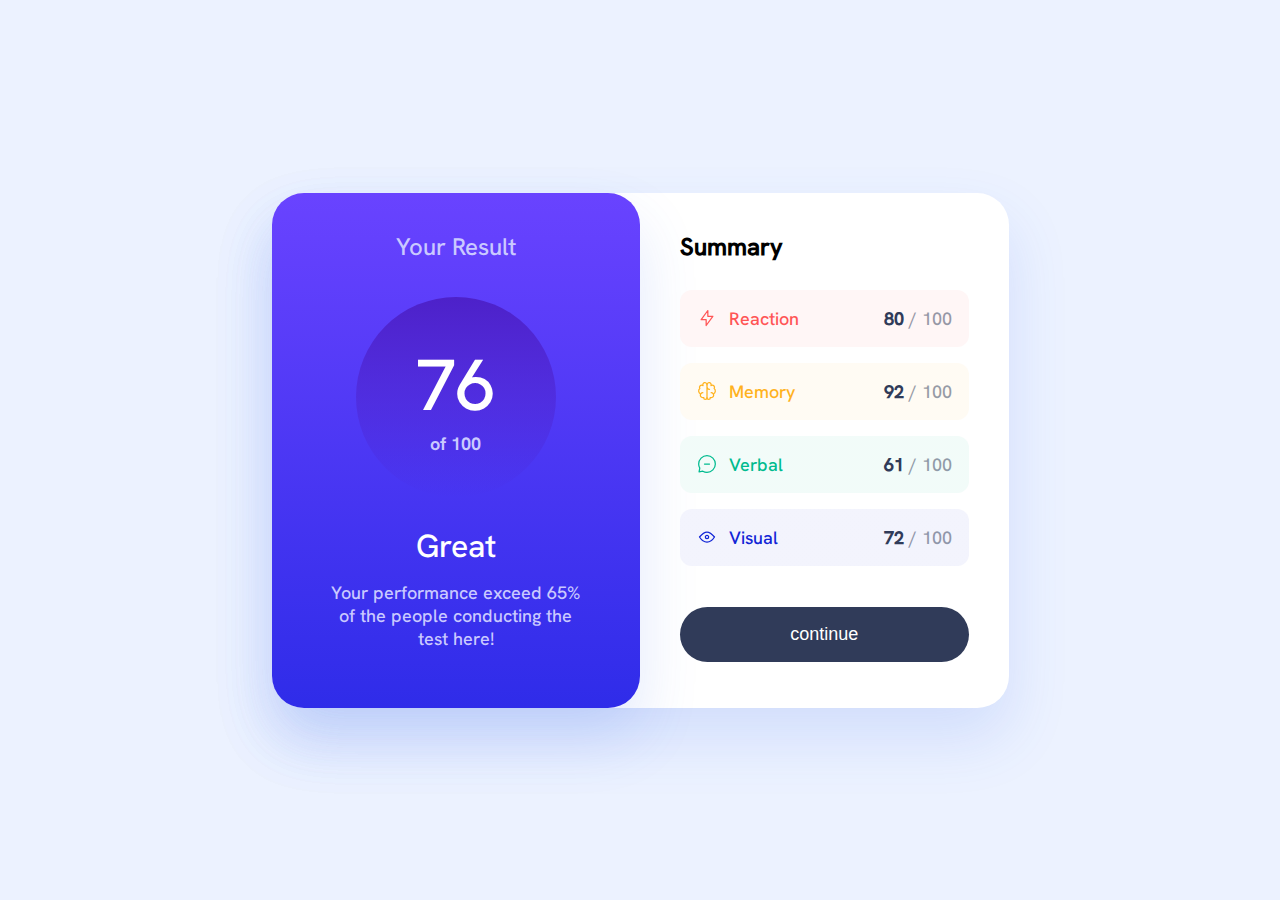
<file: summaryView/index.html>
<!DOCTYPE html>
<html lang="en">
<head>
  <meta charset="UTF-8">
  <meta name="viewport" content="width=device-width, initial-scale=1.0"> 
  <link rel="icon" type="image/png" sizes="32x32" href="./assets/images/favicon-32x32.png">
  <link rel="stylesheet" href="style.css">
  <script src="code.js" defer></script>
  <title>Frontend Mentor | Results summary component</title>

</head>
<body>


  <main class="appWrapper">
    <header class="resultContainer">
      <div class="headTitle">Your Result</div>
      <div class="scoreIcon">
        <div class="result">76</div>
        <div class="subResult">of 100</div>
      </div>
      <div class="valoration">Great</div>
      <div class="valorationDesc">Your performance exceed 65% of the people conducting the test here!</div>
    </header>

    <section class="summaryView">
      <h1 class="summaryTitle">Summary</h1>
      
      <!-- <div class="summaryItem reaction">
        <img class="summaryIcon" src="assets/images/icon-reaction.svg" alt="summary icon">
        <span class="summaryItemTitle">Reaction</span>
        <span class="summaryScore"><strong>80</strong>  <span class="ofScore">/ 100</span></span>
      </div>

      <div class="summaryItem memory">
        <img class="summaryIcon" src="assets/images/icon-memory.svg" alt="summary icon">
        <span class="summaryItemTitle">Memory</span>
        <span class="summaryScore"><strong class="summaryScore">92</strong>  <span class="ofScore">/ 100</span></span>
      </div>

      <div class="summaryItem verbal">
        <img class="summaryIcon" src="assets/images/icon-verbal.svg" alt="summary icon">
        <span class="summaryItemTitle">verbal</span>
        <span class="summaryScore"><strong class="summaryScore">61</strong>  <span class="ofScore">/ 100</span></span>
      </div>

      <div class="summaryItem visual">
        <img class="summaryIcon" src="assets/images/icon-visual.svg" alt="summary icon">
        <span class="summaryItemTitle">visual</span>
        <span class="summaryScore"><strong class="summaryScore">73</strong> <span class="ofScore">/ 100</span></span>
      </div> 

     

      <button>Continue</button> -->
    </section>
    
  </main>
 


  
  
</body>
</html>
</file>
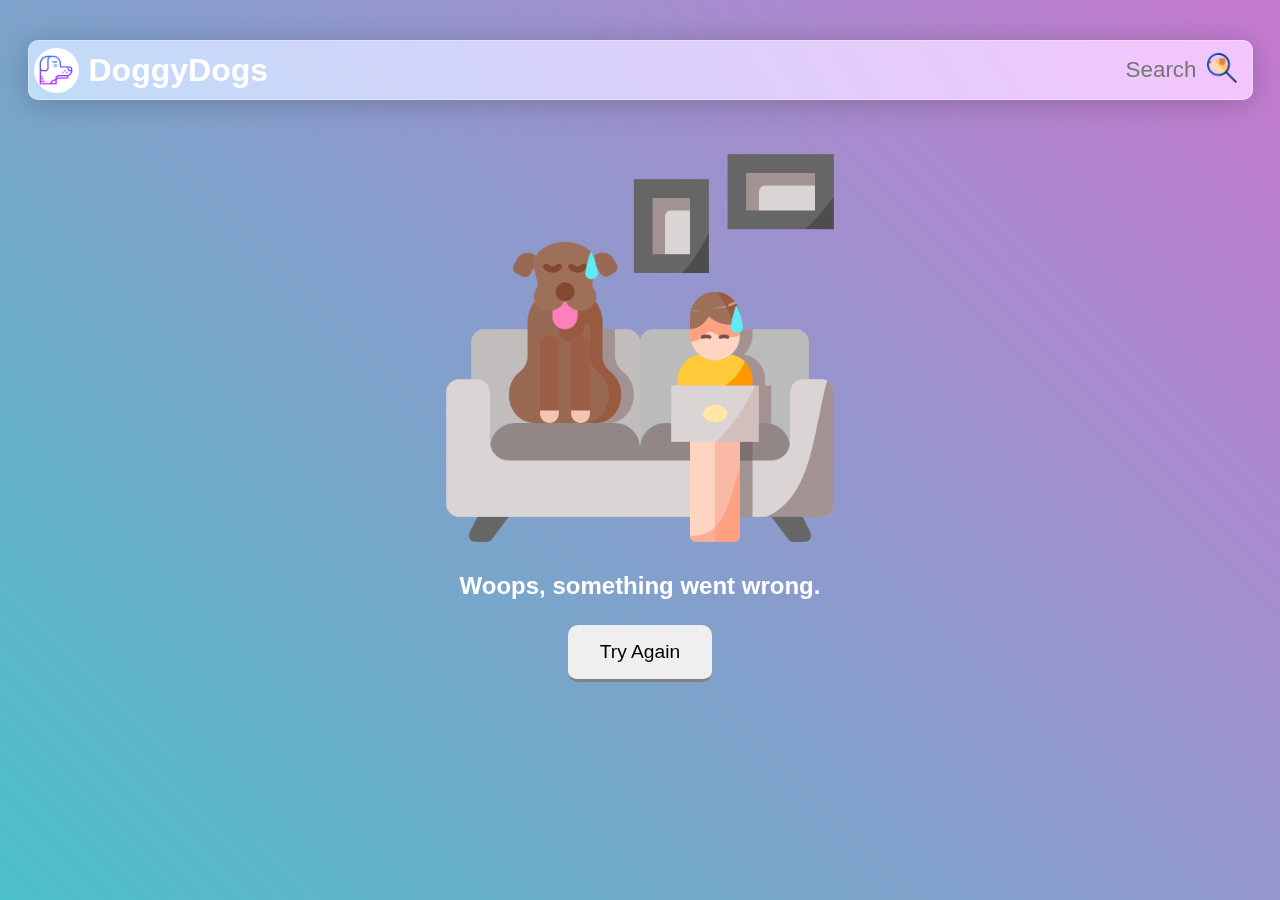
<file: T2/index.html>
<!DOCTYPE html>
<html lang="en">
  <head>
    <meta charset="UTF-8" />
    <meta name="viewport" content="width=device-width, initial-scale=1.0" />
    <link rel="icon" type="image/png" href="https://dog.ceo/img/favicon.png" />
    <title>Prueba tecnica</title>
    <link rel="stylesheet" href="css/main.css" />
    <script src="js/engine.js" defer></script>
  </head>
  <body>

    <main>
      <nav class="topBar">
        <div class="home">
          <div class="logoHolder">
            <img class="logo" src="assets/logo.png" alt="logo" />
          </div>

          <h1 class="title">DoggyDogs</h1>
        </div>
        <div class="searchBar">
          <input
            name="search"
            id="searchDog"
            type="text"
            placeholder="Search"
          />
          <label for="searchDog">
            <img class="searchIcon" src="assets/search.png" alt="" />
          </label>
        </div>
      </nav>
      <div class="loading">
        <img src="assets/loading.png" alt="loading..." />
        Loading...
      </div>

      <div id="contentHolder" class="wrapper">
       
      </div>
    </main>
  </body>
</html>
</file>
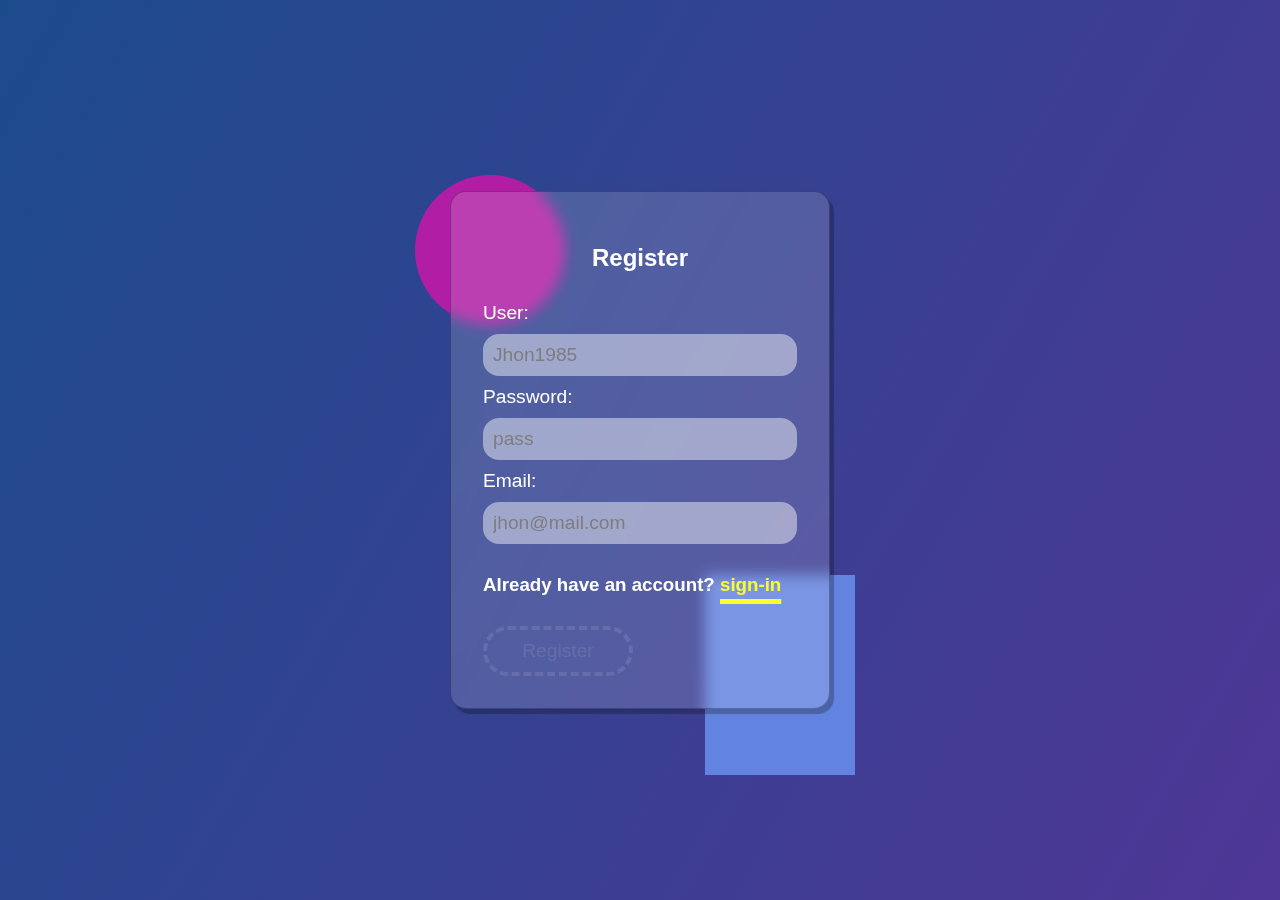
<file: T3/index.html>
<!DOCTYPE html>
<html lang="en">
<head>
    <meta charset="UTF-8">
    <meta name="viewport" content="width=device-width, initial-scale=1.0">
    <title>Prueba Tecnica 3</title>
    <link rel="stylesheet" href="css/main.css">
    <script src="js/code.js" defer ></script>
    
</head>
<body>
        
    <div class="wrapper">
        
        <form class="form" id="createUserForm" action="">
            <div id="createUserFormMsj" class="formMsj">
                <div class="formMsjIcon">✔️</div>
                <div class="formMsjText">Done</div>
            </div>
            <h2 class="regTitle">Register</h2>
            <label for="user">User:</label>
            <input id= "createUser-input" class="inputData" type="text" name="user" placeholder="Jhon1985">
            <span id="createUser-errMsj" class="errMsj"></span>
            <label for="password">Password:</label>
            <input id="createUser-password" class="inputData" type="password" name="password" placeholder="pass">
            <div id="createUserPassword-errMsj" class="errMsj"></div>
            <label for="mail">Email:</label>
            <input id="createUser-Email"class="inputData"type="email" placeholder="jhon@mail.com">
            <div id="createUserEmail-errMsj" class="errMsj"></div>
            <h3 class="signInOption">Already have an account? <a id="signIn" href="">sign-in</a></h3>
            <button id="createUserSubmit" class="submitButton">Register</button>
        </form>

        <form class="form" id="loginUserForm" action="">
            <h2 class="regTitle">Login</h2>
            <label for="user">User:</label>
            <input id="loginUserInput"class="inputData" type="text" name="user" placeholder="Jhon1985">
            <label for="password">Password:</label>
            <input id="loginUserPassword"class="inputData" type="password" name="password" placeholder="pass">
            <h3 class="signInOption">Don't have an account? <a id="register" href="">Register</a></h3>
            <button class="submitButton">log-in</button>
        </form>

    </div>

</body>
</html>
</file>
<file: style.css>
@import url('https://fonts.googleapis.com/css2?family=Fraunces:opsz,wght@9..144,700&family=Montserrat:wght@500;700&display=swap');
*{
    margin:0;
    padding:0;
    box-sizing: border-box;
    border:none;
    font-weight: normal;
}
html,body{
    height: 100%;
    width: 100%;
}
body{
    background-color: #F2EAE2;
    display: flex;
    justify-content: center;
    align-items: center;
}

.animable{
    transition: box-shadow .5s ease-in-out, transform .5s ease-in-out;
    
}

/*START-> product Container*/
.productContainer{

    width: 600px;
    height: 450px;
    display: flex;
    opacity: 1;
    border-radius: 10px;
    box-shadow: #0000001a 2px 20px 10px;
}
.productContainer:hover{
    box-shadow: #00000056 15px 50px 10px;
    transform: scale(1.008,1.008);
}

.productContainer:hover .addCartButton{
    transition-delay: .4s;
    box-shadow: #0000005f 10px 10px 10px;
    transform: scale(1.1,1.1);
}
/*END-> product Container*/


/*START-> product Image Container*/

.productImgContainer{
    background-image: url("images/image-product-desktop.jpg");
    flex-basis: 50%;
    border-radius: 10px 0 0 10px;
    background-size: cover;

}

/*END-> product Image Container*/


/*START-> product INFO SECTION */
.productInfo {
   
    flex-basis: 50%;
    background-color: #fff;
    border-radius: 0px 10px 10px 0;
}

.contentFormater{
    height: 100%;
    padding:32px;
}
.productCategory{
    font-family: 'Montserrat';
    font-style: normal;
    font-weight: 500;
    font-size: 12px;
    letter-spacing: 5px;
    color: #6C7289;
    margin-bottom: 20px;
    
}
.productTitle{
    font-family: 'Fraunces';
    font-style: normal;
    font-weight: 700;
    font-size: 32px;
    line-height: 32px;
    padding-bottom: 24px;
}

.productDescp{
    font-family: 'Montserrat';
    font-style: normal;
    font-weight: 500;
    font-size: 14px;
    line-height: 23px;
    color: #6C7289;
    margin-bottom:29px;
}

.productPromoPrice{
    font-family: 'Fraunces';
    font-style: normal;
    font-weight: 700;
    font-size: 32px;
    color: #3D8168;
    display:inline-block;
    float: left;
 

}
.productPrice{
font-family: 'Montserrat';
font-style: normal;
font-weight: 500;
font-size: 13px;
text-decoration-line: line-through;
display:inline-block;
padding: 11px 19px;
color: #6C7289;
}

.addCartButton{
background: #3D8168;
border-radius: 8px;
width: 100%;
height: 48px;
font-family: 'Montserrat';
font-style: normal;
font-weight: 700;
font-size: 14px;
color:white;
margin-top:30px;
display: flex;

}

.addCartButton:hover{
    background: #1A4032;
    cursor:pointer;
}

.addCartButton > span{
    display: block;
    flex-grow: 1;
    text-align: left;
    text-indent: 10px;
    height: 100%;
    line-height: 48px;
}

.addCartButton > svg{
    margin-left: 29.5%;
    margin-top: 15px;
}

/*END-> product INFO SECTION*/


/*------------------------- [START] MOBILE VIEW --------------------------*/
@media only screen and (max-width:600px){

    .productContainer{
        width: 343px;
        height: 611px;
        display: flex;
        flex-direction: column;
        opacity: 1;
    }

 /*START-> product Image Container*/

.productImgContainer{
    background-image: url("images/image-product-mobile.jpg");
    flex-basis: auto;
    min-height: 240px;
    flex-grow:0;
    border-radius: 10px 10px 0 0;
    background-position: center;

}

/*END-> product Image Container*/


/*START-> product INFO SECTION */
.productInfo {
   
   flex-basis: auto;
   flex-grow: 1;
    background-color: #fff;
    border-radius: 0 0 10px 10px;
}

/*START-> product INFO SECTION */

.contentFormater{
    width:100%;
    padding:24px
}

.productCategory{
   
    margin-bottom:12px;
    
}

.productTitle{
    font-family: 'Fraunces';
    font-style: normal;
    font-weight: 700;
    font-size: 32px;
    padding-bottom: 16px;
}

.productDescp{
    font-family: 'Montserrat';
    font-style: normal;
    font-weight: 500;
    font-size: 14px;
    line-height: 23px;
    color: #6C7289;
    margin-bottom:24px;
}

.addCartButton > svg{
    margin-left: 32.5%;
  
}

}

/*------------------------- [END] MOBILE VIEW --------------------------*/
</file>
<file: #1/style.css>
* {
  box-sizing: border-box;
  margin: 0;
  padding: 0;
}
html {
  height: 100%;
}
body {
  height: inherit;
  background-color: #8bc6ec;
  background-image: linear-gradient(247deg, #8bc6ec 0%, #9599e2 100%);
  background-size: cover;
  display: flex;
  justify-content: center;
  align-items: center;
  flex-direction: column;
}

form {
  display: flex;
  flex-direction: column;
  padding: 50px;
  background-color: rgba(255, 255, 255, 0.5);
  gap: 20px;
  border-radius: 10px;
  box-shadow: 0px 6px 4px rgba(43, 43, 43, 0.424);
}

#resultHolder {
  margin: 3rem;
}

span {
  font-size: 2rem;
  padding: 2rem;
  color: rgb(79, 79, 79);
  background-color: rgba(255, 255, 255, 0.5);
  border-radius: 10px;
  margin: 20px;
}
</file>
<file: #2/css/main.css>
* {
  box-sizing: border-box;
  margin: 0;
  padding: 0;
  border: none;
}

html,
body {
  box-sizing: border-box;
  color: white;
  font-family: sans-serif;
}

body {
  background: #267782; 
  background: -webkit-linear-gradient(to right, #d6a4a4, #dae2f8);
  background: linear-gradient(to right, #d6a4a4, #dae2f8);
  height: 100vh;
}

main {
  display: flex;
  justify-content: center;
  align-items: center;
  height: inherit;
}

#contentHolder {
  opacity: 0;
  transition: opacity 0.5s ease-in;
}

.wrapper {
  padding: 3rem 0;
  display: flex;
  flex-wrap: wrap;
  row-gap: 20px;
  justify-content: space-around;
  max-width: 1600px;
}

.wrapper:first-child {
  margin: auto;
}

.wrapper:last-child {
  margin: auto;
}

.dogImage {
  width: 100%;
  height: 250px;
  object-fit: cover;
  object-position: top;
  border-radius: 16px;
  transition: transform 0.2s ease-in-out, box-shadow 0.1s ease-in;
}

.card {
  padding: 20px;
  flex-basis: 370px;
  min-height: 400px;
  background: rgba(255, 255, 255, 0.2);
  border-radius: 10px;
  box-shadow: 0 4px 30px rgba(0, 0, 0, 0.1);
  backdrop-filter: blur(5px);
  -webkit-backdrop-filter: blur(5px);
  border: 1px solid rgba(255, 255, 255, 0.3);
  transition: transform 0.2s ease-in-out;
  position: relative;
}

.sub-breed {
  position: absolute;
  width: 100%;
  height: 100%;
  background-color: rgba(0, 0, 0, 0.168);
  display: flex;
  opacity: 0;
  justify-content: center;
  align-items: center;
  border-radius: 10px;
  font-size: 2rem;
  transform: translate(-20px, -20px);
  transition: opacity 0.3s ease-in-out;
}
.sub-breed > ul > li {
  margin-bottom: 10px;
}

.card:hover .sub-breed {
  opacity: 1;
  backdrop-filter: blur(20px);
  -webkit-backdrop-filter: blur(20px);
}

.mainTitle {
  padding: 50px 0;
  font-size: 2rem;
  text-align: center;
}

@media (min-width: 1100px) and (max-width: 1500px) {
  .wrapper {
    max-width: 1080px;
  }
}
</file>
<file: expenseTracker/css/style.css>
*{
    box-sizing: border-box;
    margin: 0;
    padding:0;
    font-family: -apple-system, inter;
    /* border: 1px solid red; */
}

@font-face {
    font-family: inter;
    src: url(../fonts/Inter-Regular.ttf);
}

html{
    /* background: var(--main-backgroundGradient); */
    /* height: 100svh; */
}
body{
    /* height: 100svh; */
    /* background: var(--main-backgroundGradient); */
    background-color:var(--main-ligthBackground);
    color: var(--main-textColor-black);
}
button{
    border:none;
    cursor:pointer
}

/* vars */

:root{
    --main-backgroundGradient: linear-gradient(120deg, #43C3DF 0.33%, #B61CCF 99.57%);
    /* --main-backgroundGradient: linear-gradient(180deg, #43C3DF 0.33%, #B61CCF 99.57%); */
    /* --main-backgroundGradient: linear-gradient(130deg,#ff7a18,#af002d 41.07%,#319197 76.05%); */
    --main-ligthBackground: rgb(246, 246, 246);
    --main-darkBackground: rgb(25, 25, 25);

    /* Font sizes */
    --main-windowTitle-fontsize: 40px;
    --main-windowTitle-fontWeight: 900;
    --main-textColor-black: #4d4d4d;
    --main-windowTitle-color:white;
    --main-menuBarItem-fontSize: 14px;
    --main-menuBarItem-fontWeigth: 700;

    --main-widgetTitle-fontSize: 40px;
    --main-widgetSubtitle-fontSize: 20px;
    --main-widgetTitle-fontWeight: 900;
    --main-widgetSubtitle-fontWeight:900;
    --main-widgetTitle-color: #9D9D9D;
    --main-widgetSubtitle-color:  #505050;
    --main-widgetText-color: white;
    --main-widgetButton-backgroundColor:#ffffff35;
    --main-widgetButton-dropShadow:0px 5px 0px rgba(0, 0, 0, 0.40);

    --main-statusBarColor: white;
    --main-statusBarTextColor: #2a2a2a;


    --main-categoryDetailsFontSize: 20px;
    --main-categoryDetailsFontWeight: 600;
    --main-categoryDetailsPaddingRight:40px;

    --main-expenseColor:#D75948;
    --main-expenseColorShadow:#a24235;
    --main-expenseColorLight:#F5D1D1;
    --main-incomeColor:#7ABD50;
    --main-incomeColorShadow:#598b3a;
    --main-incomeColorLight:#DFF5D1;
    --main-saveColor:#439DDF;
    --main-saveColorShadow:#3174A5;


    --main-btnFontSize:18px;
    --main-btnFontWeight:700;


    --main-categoryTitleFontSize:30px;
    --main-categoryTitleFontWeight:700;
}  

/* end vars */


/* START App Structure */

.contentWrapper{
    max-width: 95%;
    margin: 0 auto;
}

.appWrapper{
    height: 100%;
    display:flex;
    flex-direction: column;
    position:relative;
}

.heroHeader{
    /* min-height: 150px; */
    background: var(--main-backgroundGradient);
    padding-inline: 20px;
}
.content{
    padding: 20px;
    padding-bottom:65px;
    background-color: var(--main-ligthBackground);
}
.appMenu{
    display: flex;
    position:fixed;
    bottom: 0;
    min-height: 65px;
    width: 100%;
    background-color: #f8f8f8;
    border: 1px solid;
    border-image-slice: 1;
    border-image-source: var(--main-backgroundGradient);
    border-left:0;
    border-right: 0;
    border-bottom:0;
}
/* END App Structure */

.menuSection{
    display: flex;
    flex-grow: 1;
    align-items: center;
    justify-content: center;
    justify-content: space-evenly;
}

.menuItem{
    display: flex;
    flex-direction: column;
    align-items: center;
    cursor: pointer;
    min-width: 60px;
}

.menuItem .menuItemIcon{
    width: 30px;
}

.menuItem .menuItemLabel{
    font-size: var(--main-menuBarItem-fontSize);
    font-weight: var(--main-menuBarItem-fontWeigth);
}

.userDetails.mergedStatusBar{
    padding:0;
    margin:0;
    background-color: var(--main-statusBarColor);
    transform: scaleX(105.5%);
    padding-bottom: 5px;
}

.mergedStatusBar > span{
    color: var(--main-statusBarTextColor);
}

.mergedStatusBar > img{
    width: 25px;
    height: 25px;
    margin-right:18px;
}

.userDetails{
    display: flex;
    align-items: center;
    gap: 10px;
    color: white;
    padding-top:15px;
    justify-content: flex-end;
    margin-left: auto;
    height: 45px;
}

.userDetails .userProfilePicture{
    border-radius: 50%;
    max-height: 35px;
    max-width: 35px;
    aspect-ratio: 1;
    object-fit: cover;
}

.userDetails .username{
    font-size: 16px;
    font-weight: bold;
}

.mainTitle{
    font-size: var(--main-windowTitle-fontsize);
    font-weight: var(--main-windowTitle-fontWeight);
    color: var(--main-windowTitle-color);
    padding:20px 0;
}

.dropDown{
    border:1px solid #ffffff;
    background-color: #ffffff35;
    /* display: flex; */
    border-radius: 20px;
    height: 55px;
    /* margin-bottom:80px; */
    box-shadow: 0px 5px 0px rgba(0, 0, 0, 0.40);
    align-items: center;
    gap:10px;
    padding:10px;
    padding-inline-end: 30px;
    cursor: pointer;
    transition: height 0.3s ease-in-out;
    overflow: hidden;
}

.dropDown > div{
    display:flex;
    flex-grow:1;
    align-items: center;
    gap:10px;
}

.dropDown img{
    width: 33px;
    aspect-ratio: 1;
}

.itemContainer{
    transition: background-color 0.2s ease-in-out;
}

.itemContainer:hover{
    background-color: rgba(255, 255, 255, 0.4);
    border-radius: 2px;
}
.itemContainer:hover .defaultItem{
    color:#565656;
}

.itemContainer > .defaultItem{ 
 padding:10px;
 font-size: 18px!important;
 border-bottom:1px solid rgba(255, 255, 255, 0.4);
 flex-grow:1;
}

.defaultItem{

}
.selectedItem{
    margin-bottom:15px;
}
.dropDown .defaultItem { 
    color:white;
    font-weight: 800;
    font-size:25px;
    margin-right: auto;
}

.arrow{
    width: 0; 
    height: 0; 
    border-left: 10px solid transparent;
    border-right: 10px solid transparent;
    border-top: 12px solid rgb(255, 255, 255);
    transition: transform 0.3s ease;
}

.categoryDetails{
    
}
.categoryDetails .categoryDetailsTopBar{
    display: flex;
}
h3.categoryTitle{
    padding:5px 0;
}
.categoryTitle{
    margin-right: auto;
    padding: 5px 10px;
    padding-right: var(--main-categoryDetailsPaddingRight);
    font-weight:var(--main-categoryDetailsFontWeight);
    font-size: var(--main-categoryDetailsFontSize);
} 

.btn{
    display: flex;
    align-items: center;
    flex-basis: 80px;
    padding: 0 10px;
    border-radius: 10px;
    color:white;
    cursor: pointer;
    gap:5px;
}
.btn > img{
    width: 25px;
    object-fit: cover;
    aspect-ratio: 1;
}
.btn.edit{
    background-color: #DBA566;
    border-bottom: 5px solid #9B7141;
    font-size: var(--main-btnFontSize);
    font-weight: var(--main-btnFontWeight);
}

.editDetailItemBtn{
    background-color: #DBA566;
    padding: 4px 0;
    border-radius: 5px;
    color:white;
    /* display: none; */
    /* opacity: 0; */
    width: 0;
    min-width: 0;
    overflow: hidden;
    transition: min-width 0.2s ease-in-out;
}

.categoryDetailsContent{
    padding:20px 0;
    border-bottom: 1px solid #E3E3E3;
}

.categoryDetailsContent .categoryTitleContainer{
    display: flex;
    align-items: center;
    padding-bottom: 10px;
}

.categoryDetailsContent .categoryTitleContainer .categoryTitle{
    margin-right: auto;
    font-size: var(--main-categoryTitleFontSize);
    font-weight: var(--main-categoryTitleFontWeight);
}

.categoryDetailsContent .categoryTitleContainer .categoryTotalAmount{
    color:#717171;
    font-size: 24px;
    font-weight: 800;
}

.categoryDetailsContent .categoryDetailsItem{
    display: flex;
    padding: 5px 0 0 0;
    align-items: center;
    gap:5px;
}

.categoryDetailsContent .categoryDetailsItemTitle{
    font-weight: 600;
    font-size: 18px;
}

.categoryDetailsContent .categoryDetailsItemDate{
    font-size: 10px;
    padding: 0 5px;
    font-weight: 400;

}

.categoryDetailsContent .categoryDetailsItemAmount{
    margin-left: auto;
    color:#717171;
    font-weight: 800;
    min-width: fit-content;
    padding-left: 10px;
}

.categoryButtonContainer{
    display: flex;
    gap:20px;
    margin-bottom:30px;
}

.buttonTitle{
   margin:20px 0 15px;
}

.categoryButton{
    font-size: var(--main-btnFontSize);
    font-weight: var(--main-btnFontWeight);
    flex-basis:180px;
}

.btn.categoryButton > img{
    width: 40px;
}

.expenseColor{
    color:white;
    background-color: var(--main-expenseColor);
}
.btn.expenseColor{
    background-color: transparent;
    color: var(--main-expenseColor);
    border:1px solid var(--main-expenseColor);
    font-weight: 400;
}
.btn.incomeColor{
    background-color: transparent;
    color: var(--main-incomeColor);
    border:1px solid var(--main-incomeColor);
    font-weight: 400;
}
.expenseColor.selected{
    color:white;
    background-color: var(--main-expenseColor);
}
.incomeColor.selected{
    color:white;
    background-color: var(--main-incomeColor);
}

.incomeColor{
    background-color: var(--main-incomeColor);
    color:white;
}

.progressBarContainer{
    margin-top:20px;
}

.progressBarTitle{
    font-size: 12px;
    justify-content: start;
    align-items: center;
    display: flex;
    gap:5px;
    margin-bottom: 5px;
}
.progressBarTitle > span{
    background-color: #c9c9c9;
    border-radius: 15px;
    font-size: 10px;
    width: 15px;
    height: 15px;
    line-height: 15px;
    text-align: center;
    
}
.progressBar{
    border:1px solid #c9c9c9;
    height: 20px;
    border-radius: 10px;
    overflow: hidden;
}
.progressBar .innerBar{
    width: 60%;
    height: 100%;

}

.addIncomeExpenseTitleContainer{
    /* border:1px solid red; */
    display: flex;
    align-items: center;
    gap: 10px;
    padding:0 20px;
}

.addIncomeExpenseTitleContainer > img{
    width: 40px;
    aspect-ratio: 1;
}
.addIncomeExpenseTitle{
    font-size: var(--main-categoryDetailsFontSize);
    font-weight: var(--main-categoryDetailsFontWeight);
}

.expenseIncomeForm{
    /* border:1px solid red; */
    display: flex;
    flex-direction: column;
    gap: 10px;
    padding: 20px;
}

.defaultForm{
    display: flex;
    flex-direction: column;
    gap: 10px;
    padding-top: 20px;
}


.expenseIncomeLabel{
    font-size: 16px;
    font-weight:bolder;
}
.defaultLabel{
    font-size: 16px;
    font-weight:bolder;
}
.expenseIncomeInput{
    border:1px solid gray;
    border-radius: 0;
    padding: 7px;
    font-size: 14px;
}
.defaultInput{
    border:1px solid gray;
    border-radius: 0;
    padding: 7px;
    font-size: 14px;
}

.inputDate{
    width: 100%;
    background-color: white;
    color:gray;
}

.addIncome{
    background-color: var(--main-incomeColor);
    border-bottom: 5px solid var(--main-incomeColorShadow);
}
.addExpense{
    background-color: var(--main-expenseColor);
    border-bottom: 5px solid var(--main-expenseColorShadow);
}
.expenseIncomeButton{
    display: flex;
    align-items: center;
    justify-content: center;
    border-radius: 10px;
    color:white;
    font-size: 14px;
    font-weight: bold;
    gap:10px;
    padding:5px;
    margin-top:30px;
}
.expenseIncomeButton>img{
    width: 40px;
}
button > img{
    aspect-ratio: 1;
}
.manageCategoryWidget{
    display: flex;
    flex-direction: column;
    padding-bottom:30px;
}
.widgetButtonMain.widgetButton{
    font-size: var(--main-categoryDetailsFontSize);
    padding:20px;
}


/* START Forms style */
.formTitleContainer{
    border:2px dashed rgb(227, 227, 227);
    display: flex;
    align-items: center;
    padding:12px;
    gap:20px;
}
.subtext{
    font-size: 20px;
    font-weight: 600;
}
.formTitleContainer > img{
    width: 40px;
    aspect-ratio: 1;
}
.formTitle{
    font-size: var(--main-categoryDetailsFontSize);
    font-weight: var(--main-categoryDetailsFontWeight);
}

.saveButton{
    display: flex;
    align-items: center;
    justify-content: center;
    border-radius: 10px;
    background-color: var(--main-saveColor);
    border-bottom: 5px solid var(--main-saveColorShadow);
    color:white;
    font-size: 14px;
    font-weight: bold;
    gap:10px;
    padding:5px;
    max-width: 55px;
    margin-left:auto;
}

.iconBox{
    padding-top: 10px;
    display: grid;
    grid-template-columns: repeat( auto-fit, minmax(55px, 1fr) );
    gap:15px;

}
.iconBox > img{
    width: 70px;
    padding:10px;
    aspect-ratio: 1;
}
.iconBox > img.selected{
    border:2px solid gray;
    border-radius: 5px;

}

/* END Forms style */


/* Widgets */

    .summaryWidget{
        background-color: white;
        height: 200px;
        width: 180px;
        border-radius:15px;
        box-shadow: 0px 4px 4px rgba(0, 0, 0, 0.25);
    }

    .summaryWidget .widgetIconSection{
        /* background-color: #B61CCF; */
        max-height: 20px;
        width: 100%;
    }

    .summaryWidget .widgetIconSection .widgetIcon{
        width: 60px;
        margin:0 auto;
        display: block;
        margin-top: -30px;
    }

    .summaryWidget .widgetContent{
        display: flex;
        flex-direction: column;
        /* border:1px solid red; */
        margin-top:35px;
        height: calc(100% - 25px);
        text-align: center;
    }
    .summaryWidget .widgetTitle{
        font-size: var(--main-widgetTitle-fontSize);
        font-weight: var(--main-widgetTitle-fontWeight);
        color:var(--main-widgetTitle-color);  
    }
    .summaryWidget .widgetSubtitle{
        font-size: var(--main-widgetSubtitle-fontSize);
        font-weight: var(--main-widgetSubtitle-fontWeight);
        color:var(--main-widgetSubtitle-color);
        padding-top:10px;
    }

    .summaryWidget .dataDisplayContainer{
        display: flex;
        flex-direction: column;
        gap: 5px;
        margin-top: auto;
        margin-bottom:15px
    }

    .summaryWidget .dataDisplay{
        width: 80%;
        margin:0 auto;
        border-radius: 4px;
        padding:5px;
    }

    .summaryWidget .incomeSection{
        background-color: #DFF5D1;
    }

    .summaryWidget .expenseSection{
        background-color: #F5D1D1;
    }


    /* start income resume widget */


    .totalWidget{
        display: flex;
        flex-direction: column ;
        border-radius: 20px;
        padding: 0 13px 15px;
        /* padding:20px;
        padding-top:0;
        padding-bottom:15px; */
        align-items: center;
        flex-basis: 150px;
    }

    .totalIncomeWidget{
        /* border:1px solid red; */
        background-color: #7ABD50;
        color:white;
    }

    .totalExpenseWidget{
        background-color: #D75948;
        color: white;
    }

    .totalWidget > img{
        margin-top:-30px;
        width: 80px;
        aspect-ratio: 1;
    }

    .totalWidget .widgetTitle{
        text-align: center;
        font-weight: 700;
        font-size: 18px;
        padding: 0 10px 10px 10px;
    }
    .totalWidget .widgetAmount{
      
        background-color: white;
        padding:7px 18px;
        margin-top:5px;
        border-radius: 15px;
        font-weight: 700;
        font-size: 16px;
        margin-top:auto;
        width:100%;
    }

    .totalIncomeWidget .widgetAmount{
        color: #7ABD50;
    }
    .totalExpenseWidget .widgetAmount{
        color: #D75948;
    }

    /* end income resume widget */

    /* create category widget */
    .createNewCategoryWidget{
        /* border:1px solid red; */
        text-align: center;
        padding:40px 0 20px;
        color:var(--main-widgetText-color);
        
    }
    
    .widgetButton{
        border-radius: 15px;
        margin:12px;
        padding:10px 30px;
        background-color: var(--main-widgetButton-backgroundColor);
        color:white;
        box-shadow: var(--main-widgetButton-dropShadow);
        font-size: 14px;
        font-weight: var(--main-btnFontWeight);

    }

/* end widgets */

.widgetContainer{
    display: flex;
    justify-content:center;
    transform: translateY(20px);
    gap: 20px;
    padding-top:30px;
}



@media (min-width:530px){
    .contentWrapper{
        max-width: 530px;
    }
}
</file>
<file: journey/css/style.css>
*{
    border: none;
    padding: 0;
    margin: 0;
    box-sizing: border-box;
    text-decoration: none;
    font-family: -apple-system, inter, sans-serif;
}

@font-face {
    font-family: inter;
    src: url(../fonts/Inter-Regular.ttf);
}
html{
    height: -webkit-fill-available;
    min-height: 100%;
    overflow: hidden;
}

body{
   color: white;
   font-family: sans-serif;
    background: #000000;
    height: 100vh;
    height: -webkit-fill-available;
    overflow: auto;
    touch-action: pan-y;
}

button{
    background-color: transparent;
    font-size: 1rem;
}
img{
    width: 100%;
}
.hoverable{
    transition: transform 0.3s ease;
    cursor: pointer;
    transform:  translate3d(0,0,0);
}
.hoverable:hover{
    transform: scale(1.1);
}
.externalLink{
    color: #a278eb;
    text-decoration: underline;
    text-underline-offset: 5px;

}

.glassCard{
    background: rgba(40, 40, 40, 0.45);
    border: 1px solid rgba(113, 113, 113, 0.38);
    backdrop-filter: blur(20px); 
    -webkit-backdrop-filter: blur(20px);
    border-radius: 15px;
}

/* START imageViewer */

#imageViewerCard{
    position: absolute;
    z-index: 1000;
    width: 100%;
    top: 0;
    height: 100svh;
    display: flex;
    flex-direction: column-reverse;
}
#imageViewerCard > .subSectionTitleContainer{
    margin: 0;
}

#imageViewerCard.projectCard{
    padding: 20px 15px 10px;
}

.closeBtn{
    position: absolute;
    top: 20px;
    right: 15px;
    background-color: rgb(161, 79, 79);
    width: 40px;
    height: 40px;
    border-radius: 10px;
    color: white;
}

.mainButton{
    padding: 20px;
    color:white;
    width: 100%;
    border-radius:15px;
    background: linear-gradient(45deg, #673AB7,#39B698);
    box-shadow: 0px 2px 4px rgba(0, 0, 0, 0.269);
}

.prev{
    margin-left: auto;
}

.pictureController{
    display: flex;
    gap: 5px;
    align-items: center;
    padding: 5px 0;
    justify-content: center;
}

.circle{
    border: 1px solid white;
    width: 20px;
    height: 20px;
    aspect-ratio: 1;
    border-radius: 100%;
    
}

.circle.circleSelected{
   background-color: white;
}

.pictureContainer{
    background-position: cover;
    background-size: contain;
    background-position: center;
    background-repeat: no-repeat;
    flex-grow: 1;
}

/* END imageViewer */

/* START Background Animation */
@keyframes movingGradiant{

    0% {
        background-position: 0% 50%;
    }
    50% {
        background-position: 100% 50%;
    }
    100% {
        background-position: 0% 50%;
    }

}
/* END Background Animation */

.wrapper{
    max-width: 360px;
    margin:0 auto;
}
/* START INFOWIDGET */

.infoWidget{
    margin-top: 40px;
    padding: 40px 30px 20px;
    position: relative;
    background: rgba(40, 40, 40, 0.45);
    border: 1px solid rgba(113, 113, 113, 0.38);
    backdrop-filter: blur(38px); 
    -webkit-backdrop-filter: blur(38px);
    border-radius: 15px;
}

.infoWidget::after{
    content: '';
    background-color: #673AB7;
    background: linear-gradient(#673AB7 , #3988b6);
    width: 200px;
    height: 200px;
    position: absolute;
    top:0;
    right: 0;
    z-index: -1;
    filter: blur(50px);
}
.infoWidget::before{
    content: '';
    background-color: #673AB7;
    background: linear-gradient( #3988b6, #673AB7);
    width: 300px;
    height: 150px;
    position: absolute;
    bottom:-20px;
    left: -40px;
    z-index: -1;
    filter: blur(50px);
}

.infoWidget > .infoSection{
    display: flex;
    justify-content: space-between;
}
    /* start PICTURE section LEFT */
.infoWidget > .infoSection > img.profilePicture{
    width: 130px;
    border-radius: 15px;
    object-fit: cover;
}
    /* end PICTURE section LEFT */

    /* start personal details section RIGTH */
.infoWidget > .infoSection > .personDetails{
    display: flex;
    flex-direction: column;
    width: 150px;
}

.infoWidget > .infoSection > .personDetails > .name{
    font-size: 1.4rem;
    font-weight: 600;
}

.infoWidget > .infoSection > .personDetails > .description{
    font-size : 0.80rem;
    padding: 10px 0;
    line-height: 18px;
}

.infoWidget > .infoSection > .personDetails > .logosContainer{
    margin-top: auto;
    display: flex;
    gap: 10px;
}

.infoWidget > .infoSection > .personDetails > .logosContainer > img{
    width: 40px;
    height: 40px;
}
    /* end personal details section RIGTH */
    /* start Reosurces section */
.infoWidget > .resources{
    padding: 30px 35px;
    max-width: 400px;
        margin: 0 auto;
}

.infoWidget .button{
    display: flex;
    border-radius: 15px;
    color:white;
    font-size: 0.90rem;
    align-items: center;
    text-align: center;
    margin-top:20px;
}

.infoWidget > .resources #pensum{
    background: linear-gradient(90deg, #39B698 0%, rgba(23, 149, 220, 0.64) 100%);
}

.infoWidget > .resources #cv{
    background: linear-gradient(90deg, rgba(15, 166, 253, 0.64) 0%, #752291 100%);

}
.infoWidget > .resources > .button > img{
    width: 40px;
    margin-left:-10px;
}
.infoWidget > .resources > .button > span{
    width: 100%;
}
    /* end Reosurces section */

    /* start Social section */
.infoWidget > .social {
    display: flex;
    justify-content: space-evenly;
}
.infoWidget > .social > a > img{
    width: 40px;
}
.infoWidget > .social > a {
    font-size: 1.4rem;
}
    /* end Social section */

/* END - INFOWIDGET */

/* START - SKILLS */

.skills{
    margin-top:80px;
}

article section.item{
    border-radius: 0;
}

.sectionTitleContainer{
    display: flex;
    align-items: center;
    margin-bottom:20px;
}
.sectionTitleContainer > .iconTitle{
    width: 45px;
}
.sectionTitleContainer > .sectionTittle{
   font-size: 1.6rem;
   margin-left: 10px;

}

/* END - SKILLS */
.item{
    padding-left: 20px;
    width: 90%;
    margin:0 auto;
    margin-top:10px;
    display: flex;
    align-items: center;
    padding: 15px;
    border-radius: 100px;
    /* background: rgba(40, 40, 40, 0.45); */
    border: 1px solid rgba(255, 255, 255, 0.30);
}

.item > img{
    width: 35px;
}
.item > h3{
    width: 35px;
    margin-left:15px;
    font-size: 1.3rem;
    width: 100%;
    font-weight: 100;

}

/* START - LEARNING */

.learning{
    margin-top:50px;
}  
/* END - LEARNING */

/* START - ROADMAP */
.roadMap{
    margin-top:80px;
}

article.roadMap > section.sectionTitleContainer{
    flex-direction: column;
}

.itemMaster .subSectionTitleContainer{
    padding: 20px;
    border: 1px solid rgba(255, 255, 255, 0.3);
    gap:20px;
    border-radius:10px;
    flex-direction: column;
    margin-bottom: 0;
}

.itemMaster .subSectionTitleContainer > h3{
    text-align: center;
}

.roadMap > .sectionTitleContainer > .iconTitle{
    width: 100px;
}
.roadMap > .itemMaster .subSectionTitleContainer > img{
    width: 60px;
}

.itemMaster{
    width: 90%;
    margin:0 auto;
    margin-top:10px;
    display: flex;
    padding: 15px;
    border-radius: 15px;
    flex-direction: column;
    border-radius: 15px;
    margin-bottom:50px;
}
.spacer{
    height: 30px;
    width: 1px;
    border-left: 2px solid rgba(255, 255, 255, 0.3);
    margin:0 auto;
    margin-top:7px;
}
.subSectionTitleContainer{
    display: flex;
    align-items: center;
    margin-bottom:35px;
    width: 100%;
}

/* END - ROADMAP */
/* START Project Cards */
.projectCard {
    padding: 20px 15px;
}

.projectCard .subSectionTitleContainer{
    gap:10px;
}
.projectCard .subSectionTitleContainer .projectLogo{
    width: 40px;
}
.projectCard .subSectionTitleContainer .projectName{
    font-weight: 300;
    font-size: 1.4rem;
}
.projectCard .subSectionTitleContainer .projectName > a{
    color: white;
}
.projectCard .subSectionTitleContainer .projectButton{
    padding:10px;
    border-radius: 10px;
    color:white;    
    background: linear-gradient(45deg, #673ab7 , #8054cd );
    box-shadow: 0px 2px 4px rgba(0, 0, 0, 0.269);
}

.projectCard > .subSectionTitleContainer .projectButton > img{
   width: 30px;  
}

.projectCard > .subSectionTitleContainer .code{
   margin-left: auto;
}

.projectCard .projectSkillsContainer {

    display: flex;
    flex-wrap: wrap;
    justify-content: flex-start;
}

.projectCard .projectSkillsContainer > .item {

    flex-basis: content;
    padding:10px 30px 10px 10px;
    margin: 0 10px 10px 0;
    gap: 10px;
}

.projectCard .projectSkillsContainer > .item > img{
    width: 25px;
} 

.projectCard .projectSkillsContainer > .item > h3{
    font-size: 1rem;
    margin-left: 0;
} 

.projectCard .projectDescription > p {
    font-size: 1rem;
    font-weight: 200;
    padding:25px 5px 30px;
}


.projectCard .screenshotsContainer{
    display: flex;
    align-items: center;
    padding-bottom: 20px;
    gap: 5px;
}

section.infoWidget.projectCard .screenshotsContainer .bothVertical{
    width: 50%;

}



.projectCard .screenshotsContainer > .horizontalScreenShot {
    width: 70%;
}
.projectCard .screenshotsContainer > .verticalScreenShot {
    width: 30%;
   
}

/* END Project Cards */





/*================ START TABLET/ LOW DPI DESKTOP VIEW=================== */

@media screen and (min-width: 600px){

    /* global styling */

    html{
        height: 100%;
        overflow: hidden;
    }

    body{
        height: 100%;
    }

    /* global Styling */


    .wrapper{
        max-width: 700px;
        margin:0 auto;
    }
    .infoWidget{
        padding: 30px 30px 37px;
    }
    .infoWidget::before{
        width: 407px;
        height: 235px;
        bottom: -20px;
        left: -40px;
        filter: blur(90px);
    }
    .infoWidget::after{
        width: 365px;
        height: 274px;
        filter: blur(90px);
        
    }

    .infoWidget > .subSectionTitleContainer{
        margin-bottom:50px;
    }

    .infoWidget > .infoSection {
        max-width: 530px;
        margin: 0 auto;
    }
    .infoWidget > .infoSection > img.profilePicture {
        width: 230px;
    }
    .infoWidget > .infoSection > .personDetails{
        width: 255px;
    }
    .infoWidget > .infoSection > .personDetails > .name {
        font-size: 2.4rem;
    }
    .infoWidget > .infoSection > .personDetails > .description {
        font-size: 1.0rem;
        font-weight: 200;
        line-height: 23px;
    }
    .infoWidget > .infoSection > .personDetails > .logosContainer > img {
        width: 60px;
        height: 60px;
    }
    .infoWidget > .resources > .button > span {
        font-size: 1rem;
    }
    .itemMaster{
        padding-bottom: 50px;
    }
}





/*================ END TABLET/ LOW DPI DESKTOP VIEW=================== */
</file>
<file: summaryView/style.css>
:root{

    --subColor: #CAC9FF;

    --font-bold: "hankenGrotesk-bold";
    --font-medium:"hankenGrotesk-medium";
    --font-extraBold: "hankenGrotesk-extraBold";
}

*{
    margin:0;
    padding: 0;
    border:none;
}
html,body{
    box-sizing: border-box;
}
html{
    font-size:62.5%;
}

body{
    font-family: var(--font-medium);
    
}


@font-face {
    font-family: "hankenGrotesk-bold" ;
    src: url(assets/fonts/static/HankenGrotesk-Bold.ttf);
}

@font-face {
    font-family: "hankenGrotesk-extraBold";
    src: url(assets/fonts/static/HankenGrotesk-ExtraBold.ttf);

}
@font-face{
    font-family: "hankenGrotesk-medium";
    src: url(assets/fonts/static/HankenGrotesk-Medium.ttf)
}




/*=================START==RESULT SECTION====================*/

.resultContainer{
    max-height: 356px;
    background-color: purple;
    background: linear-gradient(180deg, #7755FF 0%, #6943FF 0.01%, #2F2CE9 100%);
    box-shadow: 0px 30px 60px rgba(61, 108, 236, 0.15);
    border-radius: 0px 0px 32px 32px;
    text-align: center;
}

.resultContainer .headTitle{
    font-size: 1.8rem;
    padding: 2.4rem 0;
  
    color:var(--subColor);
}

.resultContainer .scoreIcon{

    height: 14rem;
    width: 14rem;
    margin: 0 auto;
    border-radius: 50%;
    background: linear-gradient(180deg, #4D21C9 0%, rgba(37, 33, 201, 0) 100%, rgba(37, 33, 201, 0) 100%);

    display: flex;
        flex-direction: column;
        align-items: center;
        justify-content: center;
}

.resultContainer .scoreIcon .result{
    color:white;
    font-size: 5.6rem;
}

.resultContainer .scoreIcon .subResult{
    color:var(--subColor);
    font-size: 1.6rem;
    font-family: var(--font-bold);
}

.resultContainer .valoration{
    font-size:2.4rem;
    color:white;
    padding: 2.4rem 0 .8rem;
}

.resultContainer .valorationDesc{
    font-size: 1.6rem;
    padding: 0 5.6rem 4.0rem;
    color: var(--subColor);

}

/*=================END==RESULT SECTION====================*/

/*summaryItem color clases*/
.reaction{
    background: linear-gradient(0deg, rgba(255, 255, 255, 0.95), rgba(255, 255, 255, 0.95)), #FF5555;
    color:#FF5555;
}
.memory{
    background: linear-gradient(0deg, rgba(255, 255, 255, 0.95), rgba(255, 255, 255, 0.95)), #FFB21E;
    color:#FFB21E;
}
.verbal{
    background: linear-gradient(0deg, rgba(255, 255, 255, 0.95), rgba(255, 255, 255, 0.95)), #00BB8F;
    color:#00BB8F;
}
.visual{
    background: linear-gradient(0deg, rgba(255, 255, 255, 0.95), rgba(255, 255, 255, 0.95)), #1125D6;
    color:#1125D6;
}
/**/

/*=================START==SUMMARY SECTION====================*/

.summaryView{
    padding: 0 3rem;
}

.summaryView .summaryTitle{
    font-size:1.8rem;
    /* padding:2.4rem 3.2rem; */
    padding:2.4rem 0;

}

.summaryView .summaryItem{
    padding:1.7rem;
    border-radius: 1.2rem;
    display: flex;
    align-items: center;
    /* margin:0 3rem 1.6rem; */
    margin:0 0 1.6rem;
    text-transform: capitalize;
    font-size:1.6rem;
}


.summaryView .summaryItem .summaryItemTitle{
    /* font-size: 1.6rem; */
    margin-left: 1.2rem;
}
.summaryView .summaryItem .summaryScore .ofScore{
    opacity: .5;
}
.summaryView .summaryItem .summaryScore{
    /* font-size:1.6rem; */
    margin-left:auto;
    color:#303B59;
  
}
/*=================END==SUMMARY SECTION====================*/


button{
    width: 100%;
    padding:1.7rem;
    margin: .8rem 0 3rem ;
    background: #303B59;
    border-radius: 128px;
    color:white;
    font-size: 1.8rem;
}

button:hover{
    background: linear-gradient(180deg, #7755FF 0%, #6943FF 0.01%, #2F2CE9 100%);    
    cursor:pointer;
}


@media only screen and (min-width:765px){
    
    html{  
        height: 100%;
    }
    body{
        height: 100%;
        background-color:#ECF2FF;
        display: flex;
        justify-content: center;
        align-items:center;
    }
    .appWrapper{
        flex-basis: 737px;
        display: flex;
        background-color: white;
        border-radius: 3.2rem;
        box-shadow: 0px 30px 60px rgba(61, 108, 236, 0.15);
    }


    .resultContainer{
        max-height: 100%;
        border-radius: 3.2rem;
        flex-grow:1;
        max-width: 50%;
    }


    .summaryView{
        flex-grow:1;
        max-height: 100%;
    }

   




    /*=====START===Left Result side=====*/
    .resultContainer .headTitle{
        font-size: 2.4rem;
        padding:3.8rem 0 3.5rem
    }
    
    .resultContainer .scoreIcon{
        width: 20rem;
        height: 20rem;
        display: flex;
        flex-direction: column;
        align-items: center;
        justify-content: center;
        
    }
    
    .resultContainer .scoreIcon .result{
        font-size: 7.2rem;
    }
    
    .resultContainer .scoreIcon .subResult{
        font-size: 1.8rem;
    }
    
    .resultContainer .valoration{
       font-size: 3.2rem;
       padding:2.8rem 0 1.4rem;
    }
    
    .resultContainer .valorationDesc{
        font-size:1.8rem
    
    }

    /*=====END===LEFT RESULT SIDE=====*/



    /*===========START== RIGHT SUMMARY SIDE======*/



    .summaryView{
        padding: 0 4rem 4.6rem;
    }
    
    .summaryView .summaryTitle{
        font-size:2.4rem;
        padding:3.8rem 0 2.8rem;
    
    }
    
    .summaryView .summaryItem{
       font-size: 1.8rem;

    }
    

    button{
      
        margin: 2.5rem 0 0 ;
      
    }


    /*===========END== RIGHT SUMMARY SIDE======*/


}
</file>
<file: T2/css/main.css>
* {
  box-sizing: border-box;
  margin: 0;
  padding: 0;
  border: none;
}

html,
body {
  color: white;
  font-family: sans-serif;
}

body {
  background: #c779d0;
  background: -webkit-linear-gradient(45deg, #4bc0c8, #c779d0);
  background: linear-gradient(45deg, #4bc0c8, #c779d0);

  height: 100vh;
}

:root {
  --topBarHeight: 80px;
}

.topBarSection {
  height: var(--topBarHeight);
  display: flex;
  justify-content: center;
  align-items: end;
  padding: 0 1rem;
}

.topBar {
  border-radius: 10px;
  height: 60px;
  width: 98%;
  max-width: 1600px;
  flex-grow: 1;
  margin: 0 auto;
  background: rgba(255, 255, 255, 0.6);
  box-shadow: 0 4px 30px rgba(0, 0, 0, 0.2);
  backdrop-filter: blur(20px) saturate(1.7);
  -webkit-backdrop-filter: blur(20px) saturate(1.7);
  border: 1px solid rgba(255, 255, 255, 0.3);
  margin-top: 40px;
  padding: 0 5px;
  position: sticky;
  top: 0;
  z-index: 100;

  display: flex;
  align-items: center;
  gap: 10px;
}

.home{
  display: flex;
    align-items: center;
    gap: 10px;
}
.searchIcon {
  width: 30px;
}

.searchBar {
  margin-left: auto;
  display: flex;
  align-items: center;
  gap: 10px;
  padding: 10px;
}

#numberOfDogs {
  background-color: transparent;
  width: 60px;
  font-size: 1.4rem;
}

#searchDog {
  background-color: transparent;
  font-size: 1.4rem;
  width: 100px;
  max-width: 200px;
  text-align: right;
}

.logo {
  width: 40px;
}

.logoHolder {
  width: 45px;
  height: 45px;
  background-color: white;
  border-radius: 50%;
  display: flex;
  align-items: center;
  justify-content: center;
}

.home:hover {
  cursor: pointer;
}

main {
  /* display: flex; */
  height: inherit;
  overflow: auto;
  scrollbar-gutter: stable both-edges;
}

.wrapper {
  padding: 3rem 0;
  display: flex;
  flex-wrap: wrap;
  row-gap: 20px;
  justify-content: space-around;
  max-width: 1600px;
}

.wrapper:first-child {
  margin: auto;
}

.wrapper:last-child {
  margin: auto;
}

.dogImage {
  width: 100%;
  height: 250px;
  object-fit: cover;
  object-position: top;
  border-radius: 10px;
  transition: transform 0.2s ease-in-out, box-shadow 0.1s ease-in;
}

.card {
  padding: 20px;
  flex-basis: 370px;
  min-height: 400px;
  background: rgba(255, 255, 255, 0.2);
  border-radius: 10px;
  box-shadow: 0 4px 30px rgba(0, 0, 0, 0.1);
  backdrop-filter: blur(5px);
  -webkit-backdrop-filter: blur(5px);
  border: 1px solid rgba(255, 255, 255, 0.3);
  transition: transform 0.2s ease-in-out, opacity 0.5s ease-in;
  position: relative;
  opacity: 0;
}

.sub-breed {
  position: absolute;
  width: 100%;
  height: 100%;
  background-color: rgba(0, 0, 0, 0.168);
  display: flex;
  opacity: 0;
  justify-content: center;
  align-items: center;
  border-radius: 10px;
  font-size: 2rem;
  transform: translate(-20px, -20px);
  transition: opacity 0.2s ease-in-out, background-color 0.2s ease-in;
}
.sub-breed > ul > li {
  margin-bottom: 10px;
}

.card:hover .sub-breed {
  opacity: 1;
  background-color: rgba(68, 68, 68, 0.8);
  backdrop-filter: blur(20px);
  -webkit-backdrop-filter: blur(20px);
}

.mainTitle {
  padding: 50px 0;
  font-size: 2rem;
  text-align: center;
}

.errorMsj{
  text-align: center;
 

}
.errorTittle{
  padding: 20px 50px
}
.errorMsj> img{
  max-width: 400px;
  width: 90%;
}
.reload{
  margin:5px;
  padding:1rem 2rem;
  border-radius: 10px;
  border-bottom: 3px solid gray;
  font-size: 1.2rem;

  cursor:pointer;
}



/* START search not found style */

.searchNotFound{
  max-width: 500px;
  text-align: center;
}

.searchNotFound > img{
  width: 100%;
}



/* END search not found style */


/* start loading animation */

.loading {
  display: none;
  flex-direction: column;
  gap: 20px;
  width: 80px;
  margin: 50px auto;
  text-align: center;
}

.loading img {
  animation: loading 1s infinite linear;
}

@keyframes loading {
  from {
    transform: rotate(0deg);
  }
  to {
    transform: rotate(360deg);
  }
}

/* end loading animation */

@media (min-width: 1100px) and (max-width: 1500px) {
  .wrapper {
    max-width: 1080px;
  }
}
</file>
<file: T3/css/main.css>
*{
    padding: 0;
    margin:0;
    box-sizing: border-box;
}


a{
    color:rgb(251, 251, 46);
    text-decoration-thickness: 5px;
    /* text-decoration-thickness: .125em; */
    text-underline-offset: 8px;
}
html{
    height: 100vh;
    font-family: sans-serif;
    color:white;
}
body{
   height: inherit;
   
	background: linear-gradient(-60deg, #03a2f1, #7341a8, #60309a, #1c4b8c);
	background-size: 400% 400%;
	animation: gradient 50s ease infinite;
	height: 100vh;
}

@keyframes gradient {
	0% {
		background-position: 0% 50%;
	}
	50% {
		background-position: 100% 50%;
	}
	100% {
		background-position: 0% 50%;
	}
}

@keyframes pulse {
    0%{
        transform: scale(0.8);
    }
    50%{
        transform: scale(1.05);
    }
    100%{
        transform: scale(0.8)
    }
}

@keyframes reversePulse {
    0%{
        transform: scale(1.05);
    }
    50%{
        transform: scale(0.8);
    }
    100%{
        transform: scale(1.05)
    }
}

#createUserForm{
    display: flex;
    
}
#loginUserForm{
    display: none;
    opacity: 0;
}

.errMsj{
    color:white;
    height: 0px;
    background-color: firebrick;
    display: none;
    opacity: 0;
    overflow: hidden;
    
    transition: all 0.3s ease-in-out;

}

.form{
    border:1px solid gray;
    padding:2rem;
    display: flex;
    flex-direction: column;
    flex-grow: 1;
    max-width: 380px;
    border-radius: 20px;

    background: rgba(255, 255, 255, 0.15);
    border-radius: 16px;
    box-shadow: 0 4px 30px rgba(0, 0, 0, 0.1);
    backdrop-filter: blur(7px);
    -webkit-backdrop-filter: blur(7px);
    border: 1px solid rgba(0, 0, 0, 0.29);
    z-index: 10;
    position: relative;

    transition: height .3s ease-in-out;
    box-shadow: 4px 5px 1px rgba(0, 0, 0, 0.246);
}


.formMsj{
    background-color: rgba(255, 255, 255, 0.104);
    position: absolute;
    width: 100%;
    height: 100%;
    transform: translate(-2rem,-2rem);
    backdrop-filter: blur(10px);
    -webkit-backdrop-filter: blur(10px);
    display: flex;
    align-items: center;
    justify-content: center;
    flex-direction: column;
    border-radius: 16px;
    
    display: none;
    opacity: 0;
    font-size: 2rem;

    transition: opacity 0.3s ease-in-out;
}

.formMsjIcon{
    color:#333;
    font-size: 3rem;
}

.wrapper{
    display: flex;
    justify-content: center;
    align-items: center;
    height: inherit;
   
}

.wrapper::before{
    content:"";
    width: 150px;
    height: 150px;
    border-radius: 50%;
    position:absolute;
    background-color: rgb(177, 30, 165);
    margin-bottom: 400px;
    margin-left: -300px;

    animation: pulse 20s ease-in-out infinite;
}

.wrapper::after{
    content:"";
    width: 150px;
    height: 200px;
    position:absolute;
    background-color: rgb(98, 131, 223);
    margin-bottom:-450px;
    margin-left: 280px;

    animation: reversePulse 20s ease-in-out infinite;
}


.inputData{

    padding: 10px;
    font-size:1.2rem;
    border-radius: 10px;
    border:1px solid gray;
background: rgba(255, 255, 255, 0.46);
border-radius: 16px;

border:none;

color: white ;




    transition: all 0.3s ease-in-out;
}

.inputData:focus{
    transform: scale(1.1);
    outline-style: none;
    
}


.regTitle{
    text-align: center;
    padding: 20px
}

label{
    font-size:1.2rem;
    margin: 10px 0;
}

::placeholder { 
    color: rgb(126, 126, 126);
    opacity: 1; 
  }
  
  :-ms-input-placeholder { 
    color: rgb(126, 126, 126);
  }
  
  ::-ms-input-placeholder { 
    color: rgb(126, 126, 126);
  }



.signInOption{
    padding-top: 30px;
}



.stateEnabled{
    background: rgba(255, 255, 255, 0.76)!important;
    border:1px solid gray!important;
    color:rgb(100, 100, 100)!important;
    box-shadow: 4px 5px 1px rgba(0, 0, 0, 0.246)!important;
    cursor: pointer!important;
}

.submitButton{
    max-width: 150px;
    padding:10px;
    margin:30px 0 0;
    /* bottom: -45px; */
    border-radius: 30px;  
    font-size: 1.2rem;
    transition: all 0.2s ease-in;


    border:4px dashed rgba(255, 255, 255, 0.1);
    background: transparent;
    color: rgba(255, 255, 255,0.1);
    cursor:not-allowed;
}
</file>
